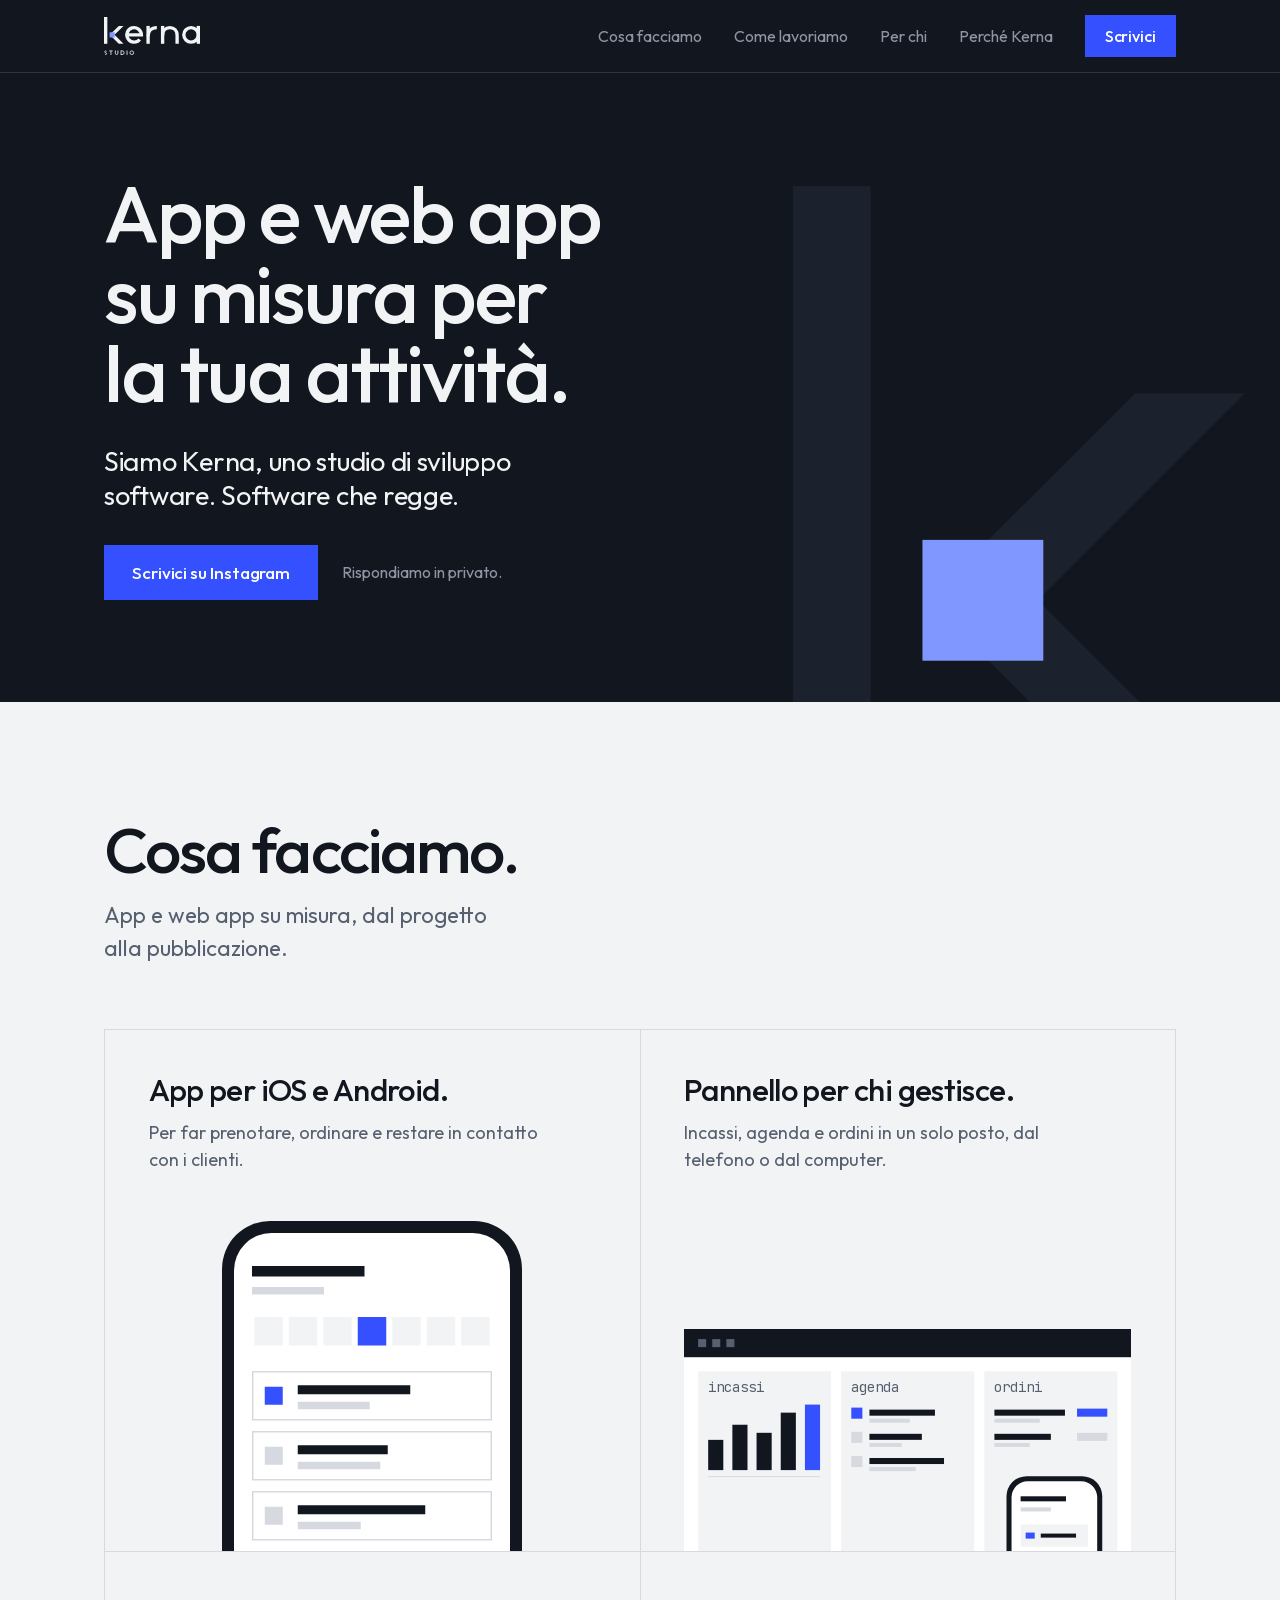
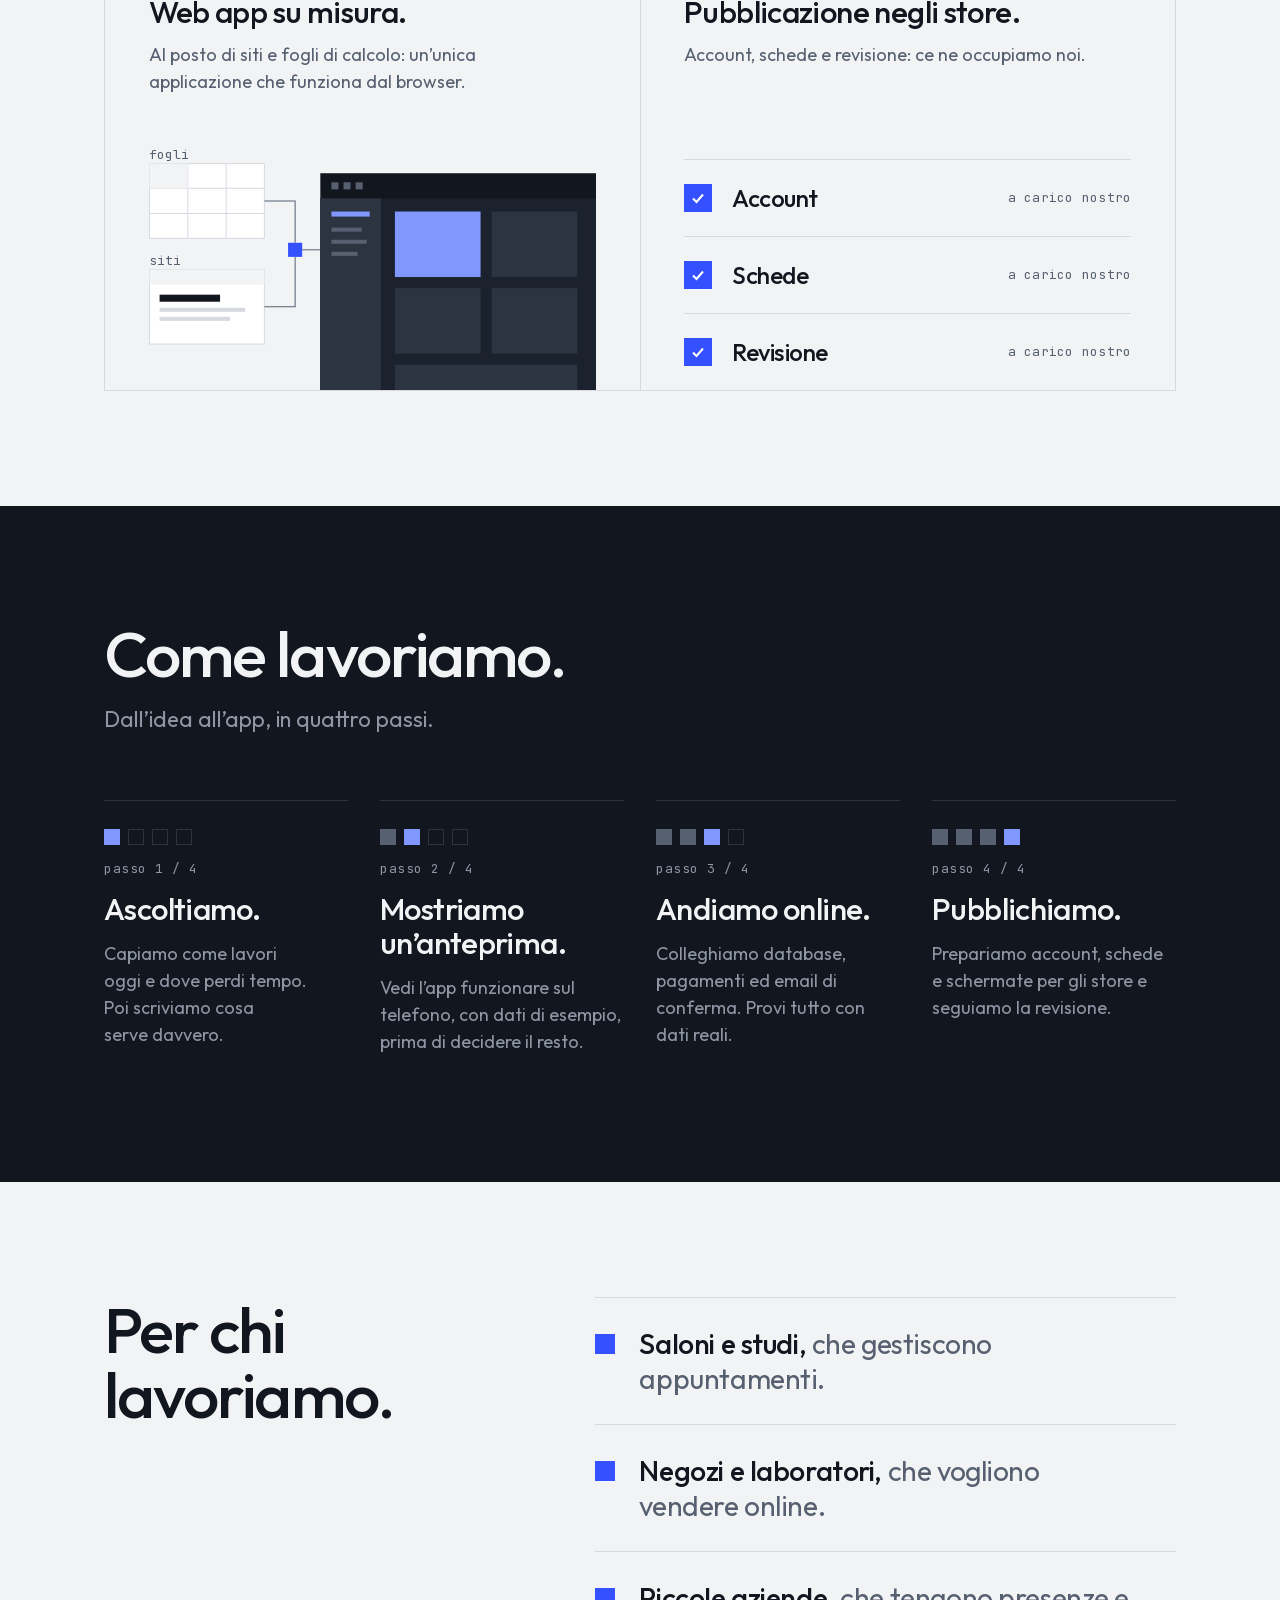
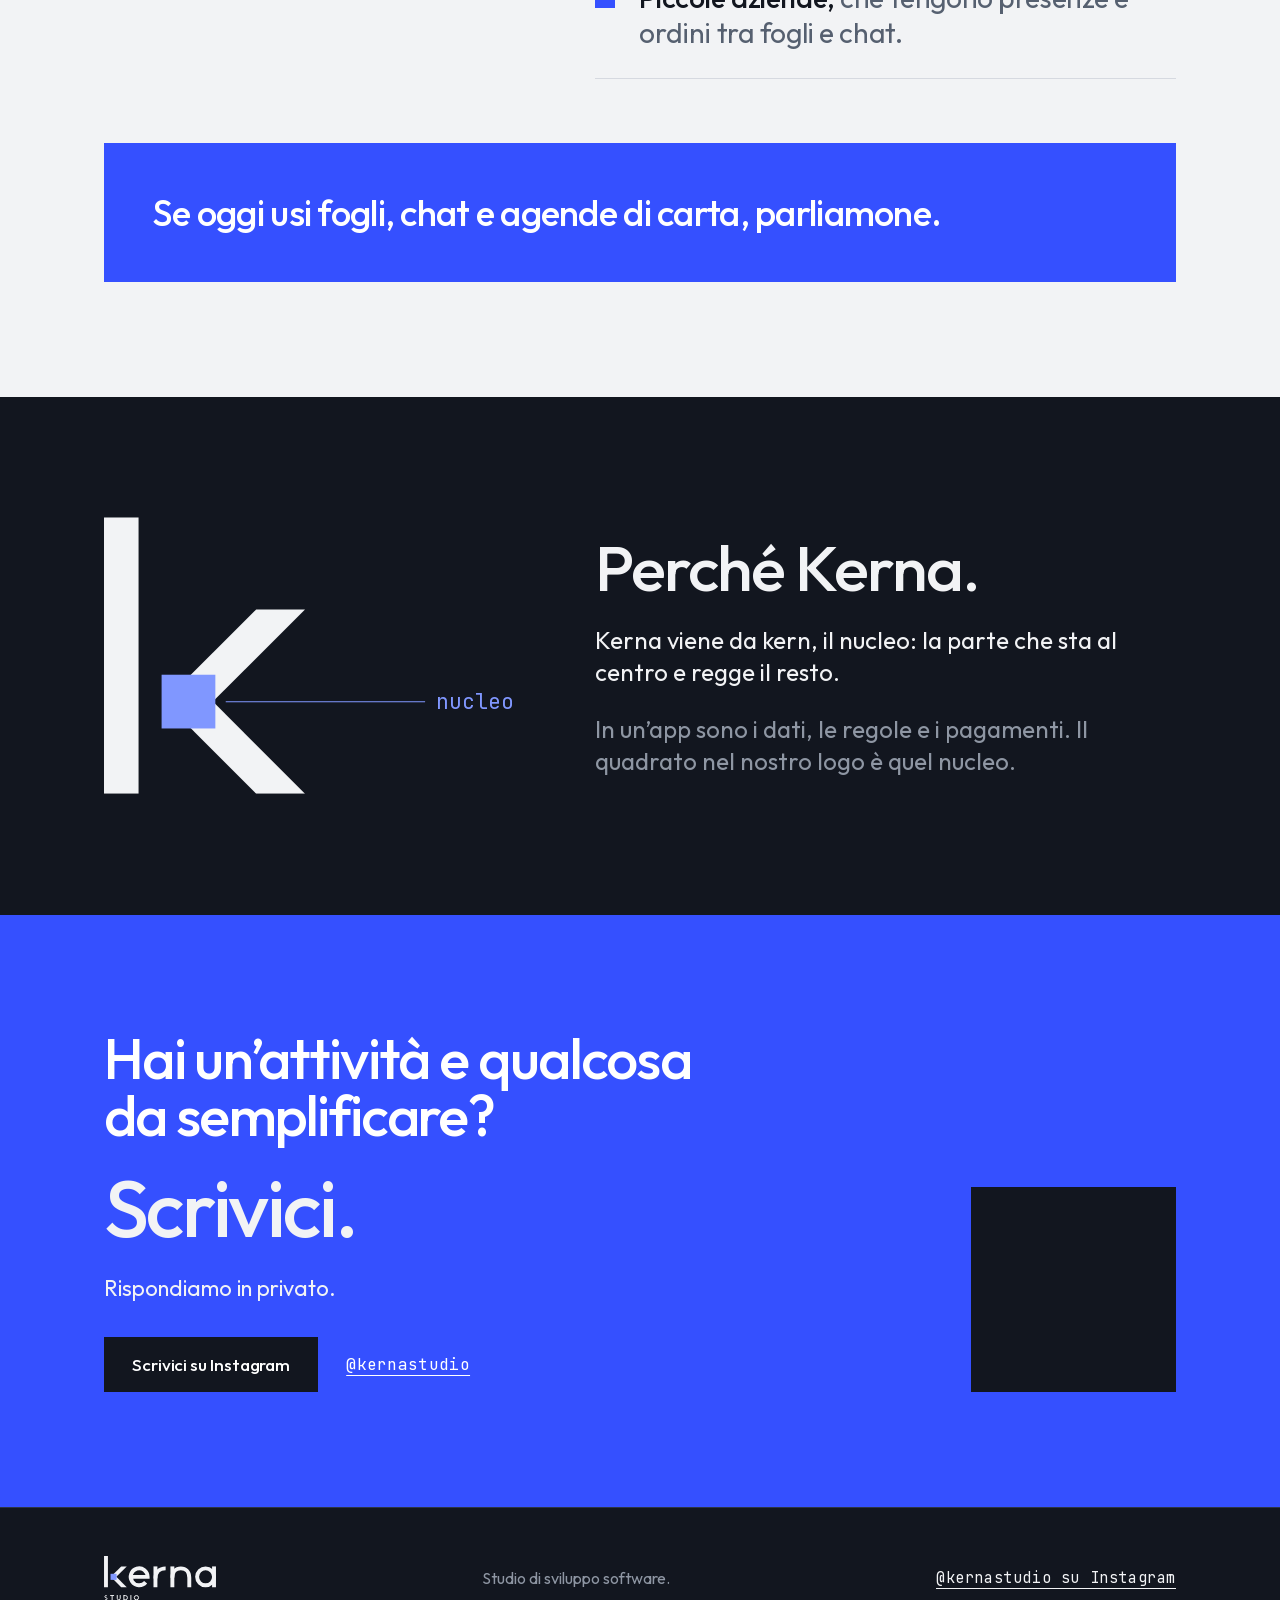
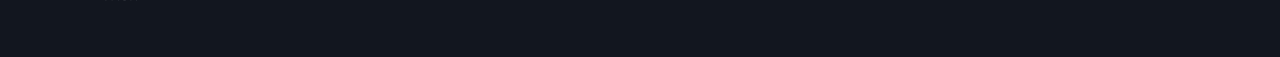
<file: index.html>
<!doctype html>
<html lang="it">
<head>
<meta charset="utf-8">
<meta name="viewport" content="width=device-width, initial-scale=1">
<title>Kerna Studio · Sviluppo software</title>
<meta name="description" content="Kerna Studio è uno studio di sviluppo software. Costruiamo app e web app su misura per la tua attività.">
<meta name="theme-color" content="#12161F">
<link rel="icon" href="favicon.svg" type="image/svg+xml">
<link rel="icon" href="favicon-32.png" sizes="32x32" type="image/png">
<link rel="apple-touch-icon" href="apple-touch-icon.png">
<meta property="og:type" content="website">
<meta property="og:locale" content="it_IT">
<meta property="og:site_name" content="Kerna Studio">
<meta property="og:title" content="Kerna Studio · Sviluppo software">
<meta property="og:description" content="Kerna Studio è uno studio di sviluppo software. Costruiamo app e web app su misura per la tua attività.">
<link rel="canonical" href="https://kernastudio.com/">
<meta property="og:url" content="https://kernastudio.com/">
<meta property="og:image" content="https://kernastudio.com/og.png">
<meta property="og:image:width" content="1200">
<meta property="og:image:height" content="630">
<meta name="twitter:card" content="summary_large_image">
<link rel="preload" href="fonts/outfit-400.woff" as="font" type="font/woff" crossorigin>
<link rel="preload" href="fonts/outfit-500.woff" as="font" type="font/woff" crossorigin>
<link rel="stylesheet" href="style.css">
</head>
<body>
<svg width="0" height="0" style="position:absolute" aria-hidden="true" focusable="false">
<symbol id="k" viewBox="0 0 52.36 72">
<rect x="0" y="0" width="9" height="72" fill="currentColor"/>
<polygon points="39.64,24 52.36,24 28.36,48 15.64,48" fill="currentColor"/>
<polygon points="39.64,72 52.36,72 28.36,48 15.64,48" fill="currentColor"/>
<rect x="15" y="41" width="14" height="14" style="fill:var(--nucleo,#8097FF)"/>
</symbol>
<symbol id="logo" viewBox="0 0 258 102">
<rect x="0" y="0" width="9" height="72" fill="currentColor"/>
<polygon points="39.64,24 52.36,24 28.36,48 15.64,48" fill="currentColor"/>
<polygon points="39.64,72 52.36,72 28.36,48 15.64,48" fill="currentColor"/>
<rect x="15" y="41" width="14" height="14" style="fill:var(--nucleo,#8097FF)"/>
<path transform="translate(57 0)" d="M4.5 48H43.5A19.5 19.5 0 1 0 38.94 60.53" fill="none" stroke="currentColor" stroke-width="9"/>
<g transform="translate(114 0)"><rect x="0" y="24" width="9" height="48" fill="currentColor"/><path d="M4.5 52C4.5 38.5 12.5 28.5 28 28.5" fill="none" stroke="currentColor" stroke-width="9"/></g>
<g transform="translate(153 0)"><rect x="0" y="24" width="9" height="48" fill="currentColor"/><path d="M4.5 50C4.5 36 12.5 28.5 24 28.5C35.5 28.5 43.5 36 43.5 50V72" fill="none" stroke="currentColor" stroke-width="9"/></g>
<g transform="translate(210 0)"><circle cx="24" cy="48" r="19.5" fill="none" stroke="currentColor" stroke-width="9"/><rect x="39" y="24" width="9" height="48" fill="currentColor"/></g>
<g transform="translate(0 90)">
<g transform="translate(0 0)"><path d="M6.62 2.33A2.45 2.45 0 1 0 4.5 6A2.45 2.45 0 1 1 2.38 9.675" fill="none" stroke="currentColor" stroke-width="2.2"/></g>
<g transform="translate(14.2 0)"><path d="M0 1.1H9M4.5 1.1V12" fill="none" stroke="currentColor" stroke-width="2.2"/></g>
<g transform="translate(29.4 0)"><path d="M1.1 0V7.5A3.4 3.4 0 0 0 7.9 7.5V0" fill="none" stroke="currentColor" stroke-width="2.2"/></g>
<g transform="translate(44.6 0)"><path d="M1.1 0V12M1.1 1.1H4.5A4.9 4.9 0 0 1 4.5 10.9H1.1" fill="none" stroke="currentColor" stroke-width="2.2"/></g>
<g transform="translate(60.8 0)"><path d="M1.1 0V12" fill="none" stroke="currentColor" stroke-width="2.2"/></g>
<g transform="translate(69.2 0)"><circle cx="5.5" cy="6" r="4.9" fill="none" stroke="currentColor" stroke-width="2.2"/></g>
</g>
</symbol>
</svg>

<header class="top">
<div class="wrap bar">
<a class="brand" href="#inizio" aria-label="Kerna Studio, torna all’inizio"><svg viewBox="0 0 258 102" aria-hidden="true"><use href="#logo"/></svg></a>
<nav class="nav" aria-label="Sezioni">
<a href="#servizi">Cosa facciamo</a>
<a href="#metodo">Come lavoriamo</a>
<a href="#per-chi">Per chi</a>
<a href="#perche">Perché Kerna</a>
</nav>
<a class="btn btn-sm" href="https://ig.me/m/kernastudio" target="_blank" rel="noopener">Scrivici</a>
</div>
</header>

<main id="inizio">

<section class="hero dark" aria-labelledby="t-hero">
<div class="wrap hero-grid">
<div class="hero-copy">
<h1 id="t-hero">App e web app su misura per la tua attività.</h1>
<p class="lead">Siamo Kerna, uno studio di sviluppo software. Software che regge.</p>
<div class="actions">
<a class="btn" href="https://ig.me/m/kernastudio" target="_blank" rel="noopener">Scrivici su Instagram</a>
<span class="note">Rispondiamo in privato.</span>
</div>
</div>
<div class="hero-fig" aria-hidden="true"><svg viewBox="0 0 52.36 72"><use href="#k"/></svg></div>
</div>
</section>

<section id="servizi" class="light sec" aria-labelledby="t-servizi">
<div class="wrap">
<div class="sec-head">
<h2 id="t-servizi">Cosa facciamo.</h2>
<p class="sub">App e web app su misura, dal progetto alla pubblicazione.</p>
</div>
<div class="grid4">

<article class="svc">
<h3>App per iOS e Android.</h3>
<p>Per far prenotare, ordinare e restare in contatto con i clienti.</p>
<svg class="fig fig-phone" viewBox="0 0 400 440" aria-hidden="true">
<rect x="0" y="0" width="400" height="720" rx="64" fill="#12161F"/>
<rect x="16" y="16" width="368" height="720" rx="50" fill="#FFFFFF"/>
<rect x="40" y="60" width="150" height="14" fill="#12161F"/>
<rect x="40" y="88" width="96" height="10" fill="#D6D9E0"/>
<g fill="#F2F3F5"><rect x="43" y="128" width="38" height="38"/><rect x="89" y="128" width="38" height="38"/><rect x="135" y="128" width="38" height="38"/><rect x="181" y="128" width="38" height="38" fill="#3550FF"/><rect x="227" y="128" width="38" height="38"/><rect x="273" y="128" width="38" height="38"/><rect x="319" y="128" width="38" height="38"/></g>
<g fill="none" stroke="#D6D9E0" stroke-width="2"><rect x="41" y="201" width="318" height="64"/><rect x="41" y="281" width="318" height="64"/><rect x="41" y="361" width="318" height="64"/></g>
<rect x="57" y="221" width="24" height="24" fill="#3550FF"/><rect x="57" y="301" width="24" height="24" fill="#D6D9E0"/><rect x="57" y="381" width="24" height="24" fill="#D6D9E0"/>
<g fill="#12161F"><rect x="101" y="219" width="150" height="12"/><rect x="101" y="299" width="120" height="12"/><rect x="101" y="379" width="170" height="12"/></g>
<g fill="#D6D9E0"><rect x="101" y="241" width="96" height="10"/><rect x="101" y="321" width="110" height="10"/><rect x="101" y="401" width="84" height="10"/></g>
</svg>
</article>

<article class="svc">
<h3>Pannello per chi gestisce.</h3>
<p>Incassi, agenda e ordini in un solo posto, dal telefono o dal computer.</p>
<svg class="fig fig-wide" viewBox="0 0 888 440" aria-hidden="true">
<rect x="0" y="0" width="888" height="700" fill="#12161F"/>
<rect x="28" y="20" width="16" height="16" fill="#566070"/><rect x="56" y="20" width="16" height="16" fill="#566070"/><rect x="84" y="20" width="16" height="16" fill="#566070"/>
<rect x="0" y="56" width="888" height="700" fill="#FFFFFF"/>
<rect x="28" y="84" width="264" height="700" fill="#F2F3F5"/><rect x="312" y="84" width="264" height="700" fill="#F2F3F5"/><rect x="596" y="84" width="264" height="700" fill="#F2F3F5"/>
<g font-family="'JetBrains Mono', ui-monospace, monospace" font-size="28" fill="#566070"><text x="48" y="126">incassi</text><text x="332" y="126">agenda</text><text x="616" y="126">ordini</text></g>
<g fill="#12161F"><rect x="48" y="220" width="30" height="60"/><rect x="96" y="190" width="30" height="90"/><rect x="144" y="206" width="30" height="74"/><rect x="192" y="166" width="30" height="114"/></g>
<rect x="240" y="150" width="30" height="130" fill="#3550FF"/>
<rect x="48" y="292" width="222" height="2" fill="#D6D9E0"/>
<rect x="332" y="156" width="22" height="22" fill="#3550FF"/><rect x="332" y="204" width="22" height="22" fill="#D6D9E0"/><rect x="332" y="252" width="22" height="22" fill="#D6D9E0"/>
<g fill="#12161F"><rect x="368" y="160" width="130" height="12"/><rect x="368" y="208" width="104" height="12"/><rect x="368" y="256" width="148" height="12"/></g>
<g fill="#D6D9E0"><rect x="368" y="178" width="80" height="8"/><rect x="368" y="226" width="64" height="8"/><rect x="368" y="274" width="92" height="8"/></g>
<g fill="#12161F"><rect x="616" y="160" width="140" height="12"/><rect x="616" y="208" width="112" height="12"/></g>
<g fill="#D6D9E0"><rect x="616" y="178" width="90" height="8"/><rect x="616" y="226" width="70" height="8"/></g>
<rect x="780" y="158" width="60" height="16" fill="#3550FF"/><rect x="780" y="206" width="60" height="16" fill="#D6D9E0"/>
<g transform="translate(640 292)">
<rect x="-8" y="-8" width="206" height="700" rx="46" fill="#F2F3F5"/>
<rect x="0" y="0" width="190" height="700" rx="40" fill="#12161F"/>
<rect x="10" y="10" width="170" height="700" rx="32" fill="#FFFFFF"/>
<rect x="28" y="40" width="90" height="10" fill="#12161F"/><rect x="28" y="62" width="60" height="8" fill="#D6D9E0"/>
<rect x="28" y="96" width="134" height="44" fill="#F2F3F5"/><rect x="38" y="112" width="18" height="12" fill="#3550FF"/><rect x="68" y="114" width="70" height="8" fill="#12161F"/>
</g>
</svg>
</article>

<article class="svc">
<h3>Web app su misura.</h3>
<p>Al posto di siti e fogli di calcolo: un’unica applicazione che funziona dal browser.</p>
<svg class="fig fig-wide" viewBox="0 -20 888 490" aria-hidden="true">
<rect x="1" y="21" width="228" height="148" fill="#FFFFFF" stroke="#D6D9E0" stroke-width="2"/>
<g stroke="#D6D9E0" stroke-width="2"><path d="M1 70H229M1 120H229M77 21V169M153 21V169"/></g>
<rect x="1" y="21" width="76" height="49" fill="#F2F3F5"/>
<text x="0" y="12" font-family="'JetBrains Mono', ui-monospace, monospace" font-size="26" fill="#566070">fogli</text>
<rect x="1" y="231" width="228" height="148" fill="#FFFFFF" stroke="#D6D9E0" stroke-width="2"/>
<rect x="1" y="231" width="228" height="30" fill="#F2F3F5"/>
<rect x="21" y="281" width="120" height="14" fill="#12161F"/><rect x="21" y="307" width="170" height="8" fill="#D6D9E0"/><rect x="21" y="325" width="140" height="8" fill="#D6D9E0"/>
<text x="0" y="222" font-family="'JetBrains Mono', ui-monospace, monospace" font-size="26" fill="#566070">siti</text>
<g fill="none" stroke="#566070" stroke-width="2"><path d="M229 95H290V178"/><path d="M229 305H290V206"/><path d="M304 192H340"/></g>
<rect x="276" y="178" width="28" height="28" fill="#3550FF"/>
<rect x="340" y="40" width="548" height="500" fill="#12161F"/>
<rect x="362" y="58" width="14" height="14" fill="#566070"/><rect x="386" y="58" width="14" height="14" fill="#566070"/><rect x="410" y="58" width="14" height="14" fill="#566070"/>
<rect x="340" y="90" width="548" height="500" fill="#1B212D"/>
<rect x="340" y="90" width="120" height="500" fill="#2C3442"/>
<rect x="362" y="116" width="76" height="10" fill="#8097FF"/><rect x="362" y="148" width="60" height="8" fill="#566070"/><rect x="362" y="172" width="70" height="8" fill="#566070"/><rect x="362" y="196" width="52" height="8" fill="#566070"/>
<rect x="488" y="116" width="170" height="130" fill="#8097FF"/><rect x="680" y="116" width="170" height="130" fill="#2C3442"/>
<rect x="488" y="268" width="170" height="130" fill="#2C3442"/><rect x="680" y="268" width="170" height="130" fill="#2C3442"/>
<rect x="488" y="420" width="362" height="130" fill="#2C3442"/>
</svg>
</article>

<article class="svc">
<h3>Pubblicazione negli store.</h3>
<p>Account, schede e revisione: ce ne occupiamo noi.</p>
<ul class="checks">
<li><span class="box"><svg width="16" height="16" viewBox="0 0 16 16" aria-hidden="true"><path d="M3 8.5 6.5 12 13 4.5" fill="none" stroke="#fff" stroke-width="2"/></svg></span>Account<span class="mono">a carico nostro</span></li>
<li><span class="box"><svg width="16" height="16" viewBox="0 0 16 16" aria-hidden="true"><path d="M3 8.5 6.5 12 13 4.5" fill="none" stroke="#fff" stroke-width="2"/></svg></span>Schede<span class="mono">a carico nostro</span></li>
<li><span class="box"><svg width="16" height="16" viewBox="0 0 16 16" aria-hidden="true"><path d="M3 8.5 6.5 12 13 4.5" fill="none" stroke="#fff" stroke-width="2"/></svg></span>Revisione<span class="mono">a carico nostro</span></li>
</ul>
</article>

</div>
</div>
</section>

<section id="metodo" class="dark sec" aria-labelledby="t-metodo">
<div class="wrap">
<div class="sec-head">
<h2 id="t-metodo">Come lavoriamo.</h2>
<p class="sub">Dall’idea all’app, in quattro passi.</p>
</div>
<ol class="steps">
<li>
<div class="marks" aria-hidden="true"><i class="now"></i><i></i><i></i><i></i></div>
<span class="mono">passo 1 / 4</span>
<h3>Ascoltiamo.</h3>
<p>Capiamo come lavori oggi e dove perdi tempo. Poi scriviamo cosa serve davvero.</p>
</li>
<li>
<div class="marks" aria-hidden="true"><i class="done"></i><i class="now"></i><i></i><i></i></div>
<span class="mono">passo 2 / 4</span>
<h3>Mostriamo un’anteprima.</h3>
<p>Vedi l’app funzionare sul telefono, con dati di esempio, prima di decidere il resto.</p>
</li>
<li>
<div class="marks" aria-hidden="true"><i class="done"></i><i class="done"></i><i class="now"></i><i></i></div>
<span class="mono">passo 3 / 4</span>
<h3>Andiamo online.</h3>
<p>Colleghiamo database, pagamenti ed email di conferma. Provi tutto con dati reali.</p>
</li>
<li>
<div class="marks" aria-hidden="true"><i class="done"></i><i class="done"></i><i class="done"></i><i class="now"></i></div>
<span class="mono">passo 4 / 4</span>
<h3>Pubblichiamo.</h3>
<p>Prepariamo account, schede e schermate per gli store e seguiamo la revisione.</p>
</li>
</ol>
</div>
</section>

<section id="per-chi" class="light sec" aria-labelledby="t-perchi">
<div class="wrap two">
<h2 id="t-perchi">Per chi lavoriamo.</h2>
<ul class="who">
<li><span class="sq" aria-hidden="true"></span><p><strong>Saloni e studi,</strong> che gestiscono appuntamenti.</p></li>
<li><span class="sq" aria-hidden="true"></span><p><strong>Negozi e laboratori,</strong> che vogliono vendere online.</p></li>
<li><span class="sq" aria-hidden="true"></span><p><strong>Piccole aziende,</strong> che tengono presenze e ordini tra fogli e chat.</p></li>
</ul>
</div>
<div class="wrap"><p class="band">Se oggi usi fogli, chat e agende di carta, parliamone.</p></div>
</section>

<section id="perche" class="dark sec" aria-labelledby="t-perche">
<div class="wrap two why">
<div class="why-copy">
<h2 id="t-perche">Perché Kerna.</h2>
<p>Kerna viene da kern, il nucleo: la parte che sta al centro e regge il resto.</p>
<p>In un’app sono i dati, le regole e i pagamenti. Il quadrato nel nostro logo è quel nucleo.</p>
</div>
<div class="why-fig">
<svg viewBox="0 0 780 540" role="img" aria-label="La k di Kerna, bianca su grafite, con un quadrato azzurro all’incrocio: il nucleo">
<g transform="translate(0 10) scale(7.222)"><use href="#k" width="52.36" height="72"/></g>
<path d="M229 357H604" fill="none" stroke="#8097FF" stroke-width="2"/>
<text x="624" y="370" font-family="'JetBrains Mono', ui-monospace, monospace" font-size="40" fill="#8097FF">nucleo</text>
</svg>
</div>
</div>
</section>

<section id="contatti" class="cta sec" aria-labelledby="t-contatti">
<div class="wrap cta-grid">
<div class="cta-copy">
<h2 id="t-contatti">Hai un’attività e qualcosa da semplificare?</h2>
<p class="big">Scrivici.</p>
<p>Rispondiamo in privato.</p>
<div class="actions">
<a class="btn btn-dark" href="https://ig.me/m/kernastudio" target="_blank" rel="noopener">Scrivici su Instagram</a>
<a class="handle" href="https://www.instagram.com/kernastudio/" target="_blank" rel="noopener">@kernastudio</a>
</div>
</div>
<div class="cta-sq" aria-hidden="true"></div>
</div>
</section>

</main>

<footer class="foot dark">
<div class="wrap foot-grid">
<span class="logo"><svg viewBox="0 0 258 102" role="img" aria-label="Kerna Studio"><use href="#logo"/></svg></span>
<p>Studio di sviluppo software.</p>
<a class="mono" href="https://www.instagram.com/kernastudio/" target="_blank" rel="noopener">@kernastudio su Instagram</a>
</div>
<!-- Qui vanno ragione sociale, partita IVA e sede legale: sono obbligatorie per legge sul sito di un'attività. -->
</footer>

</body>
</html>
</file>
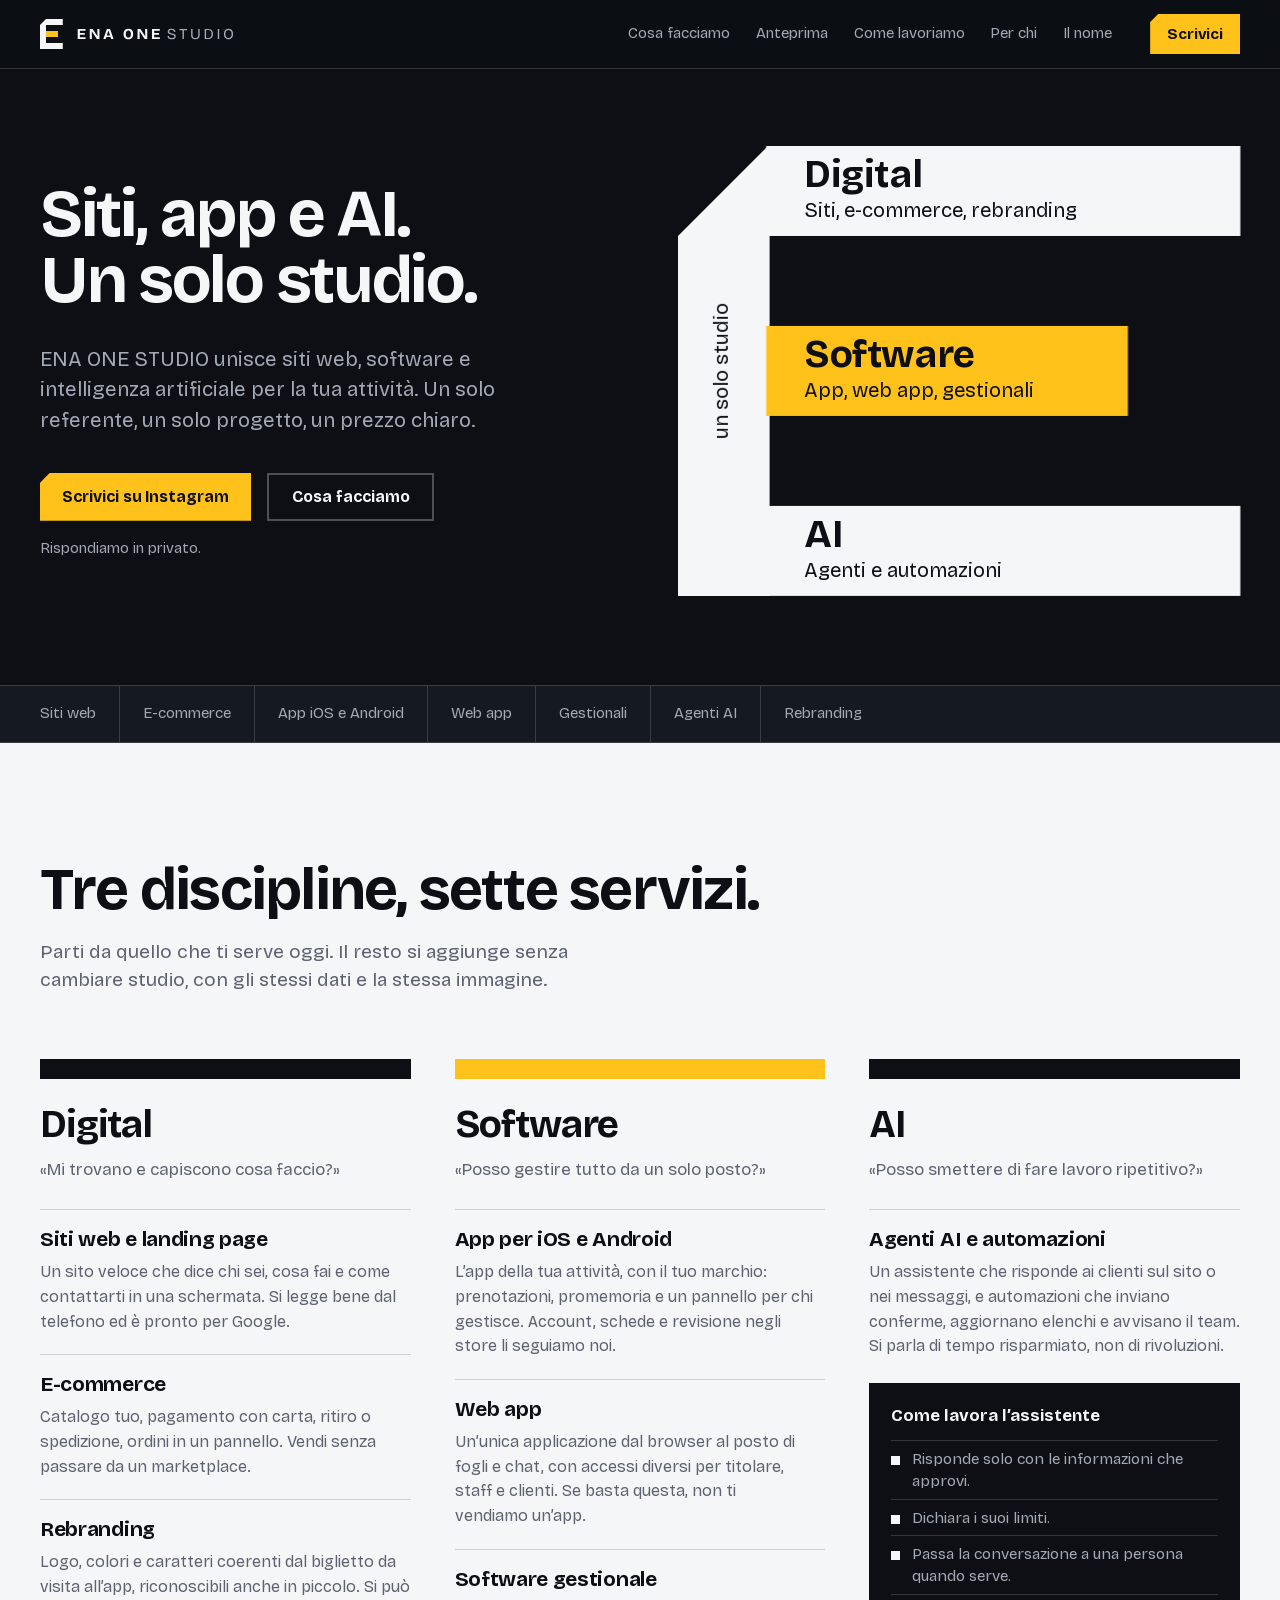
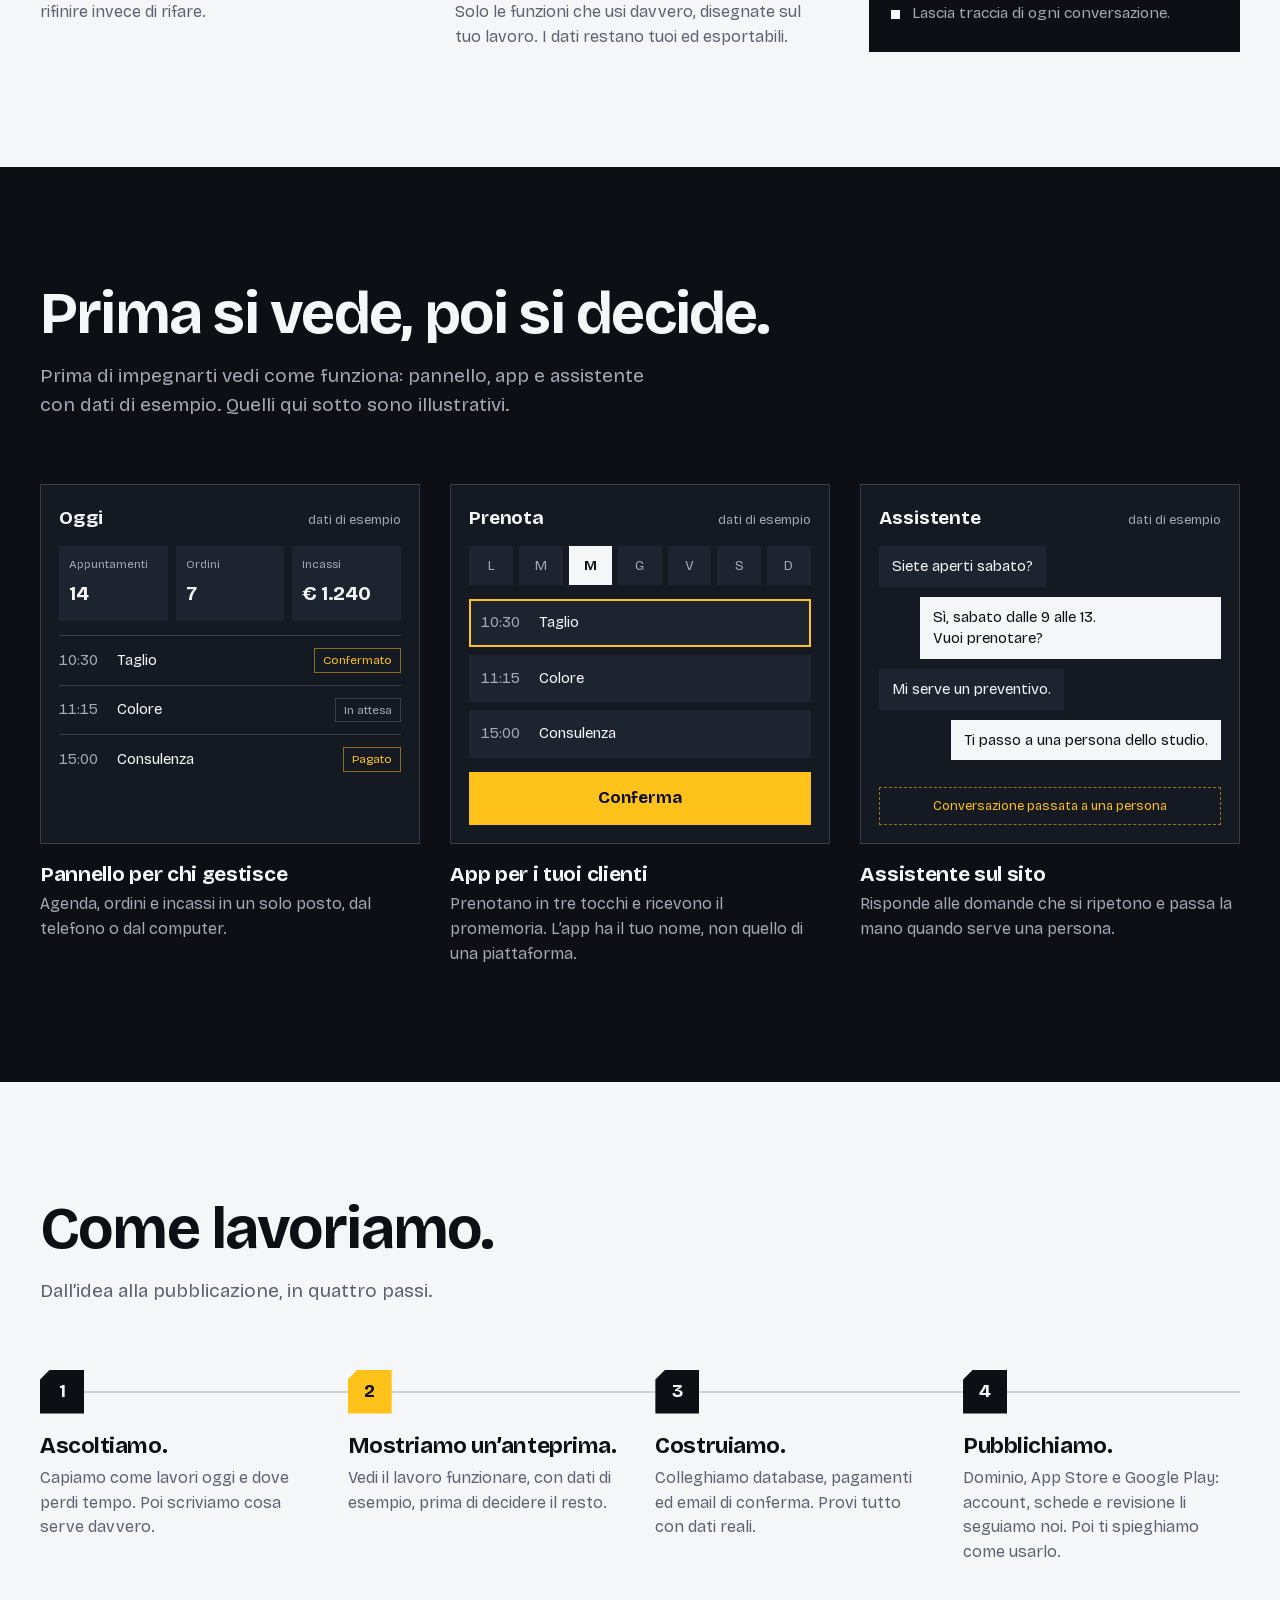
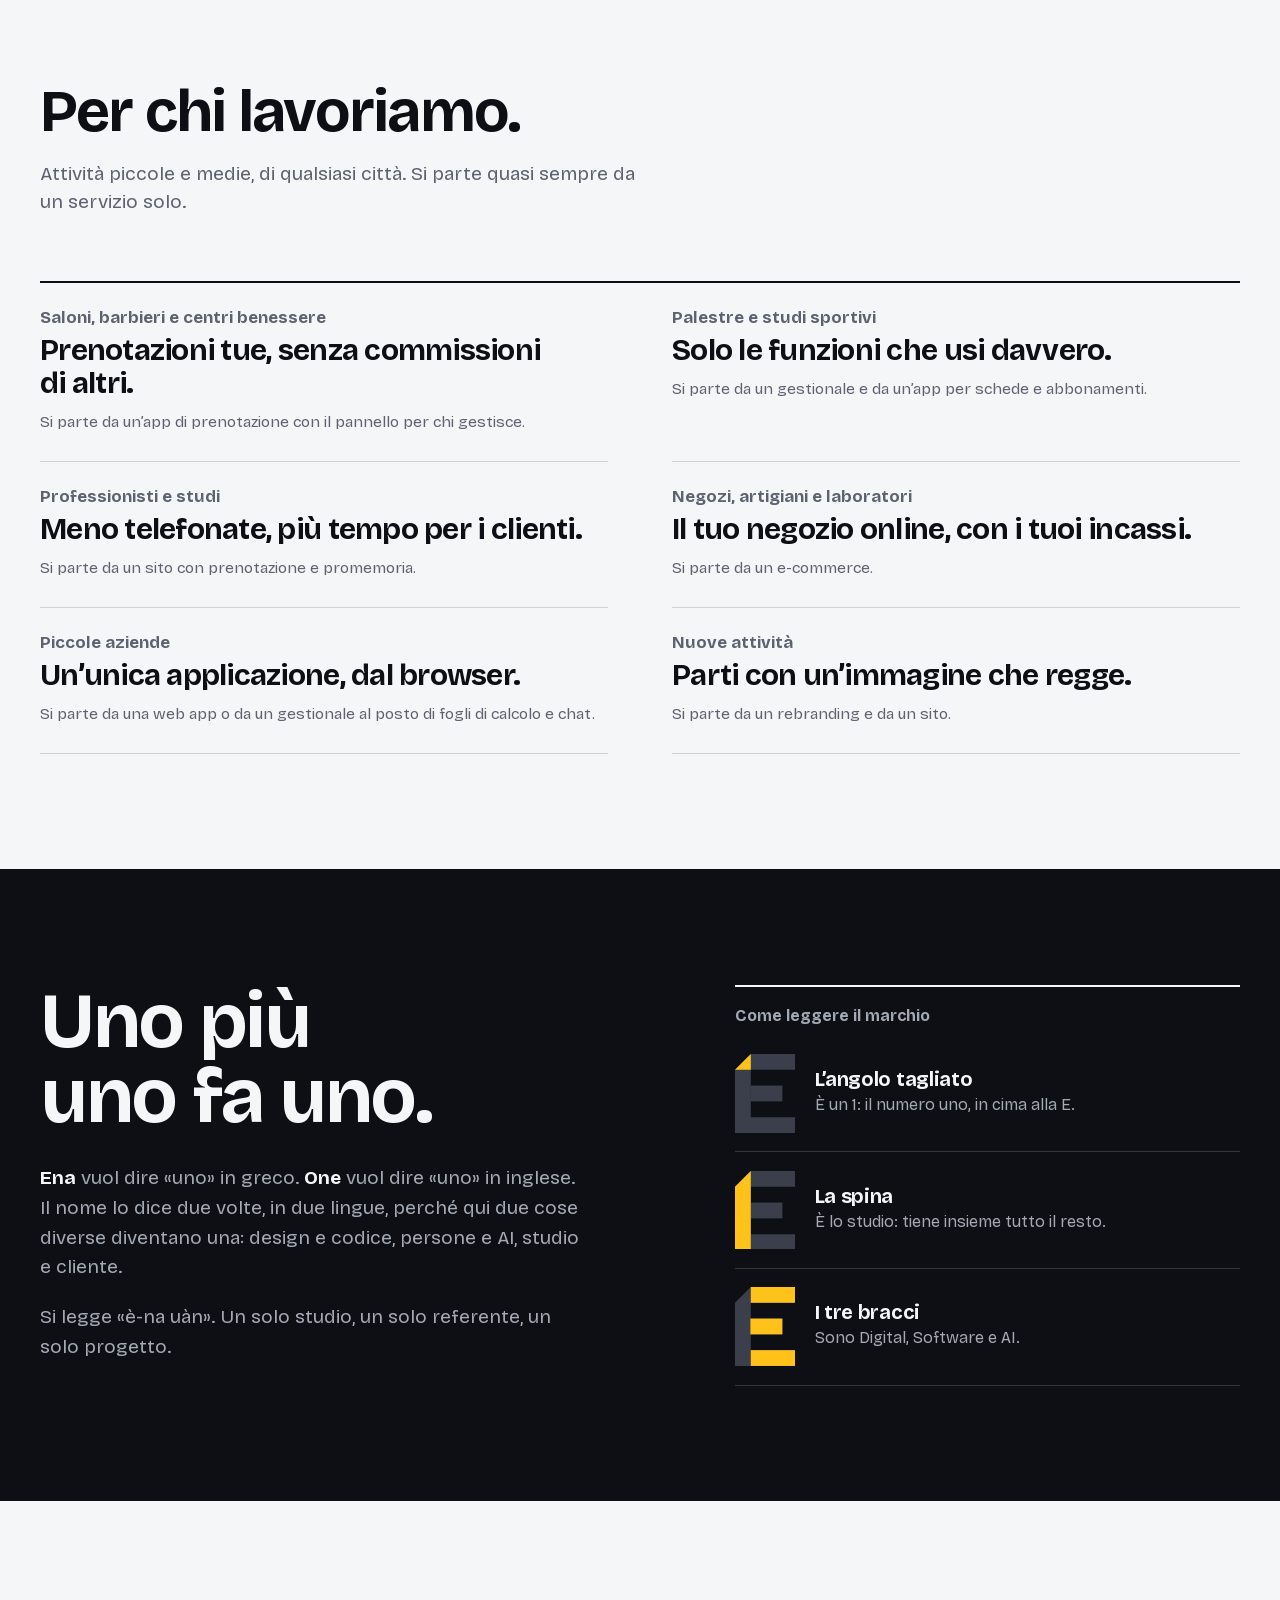
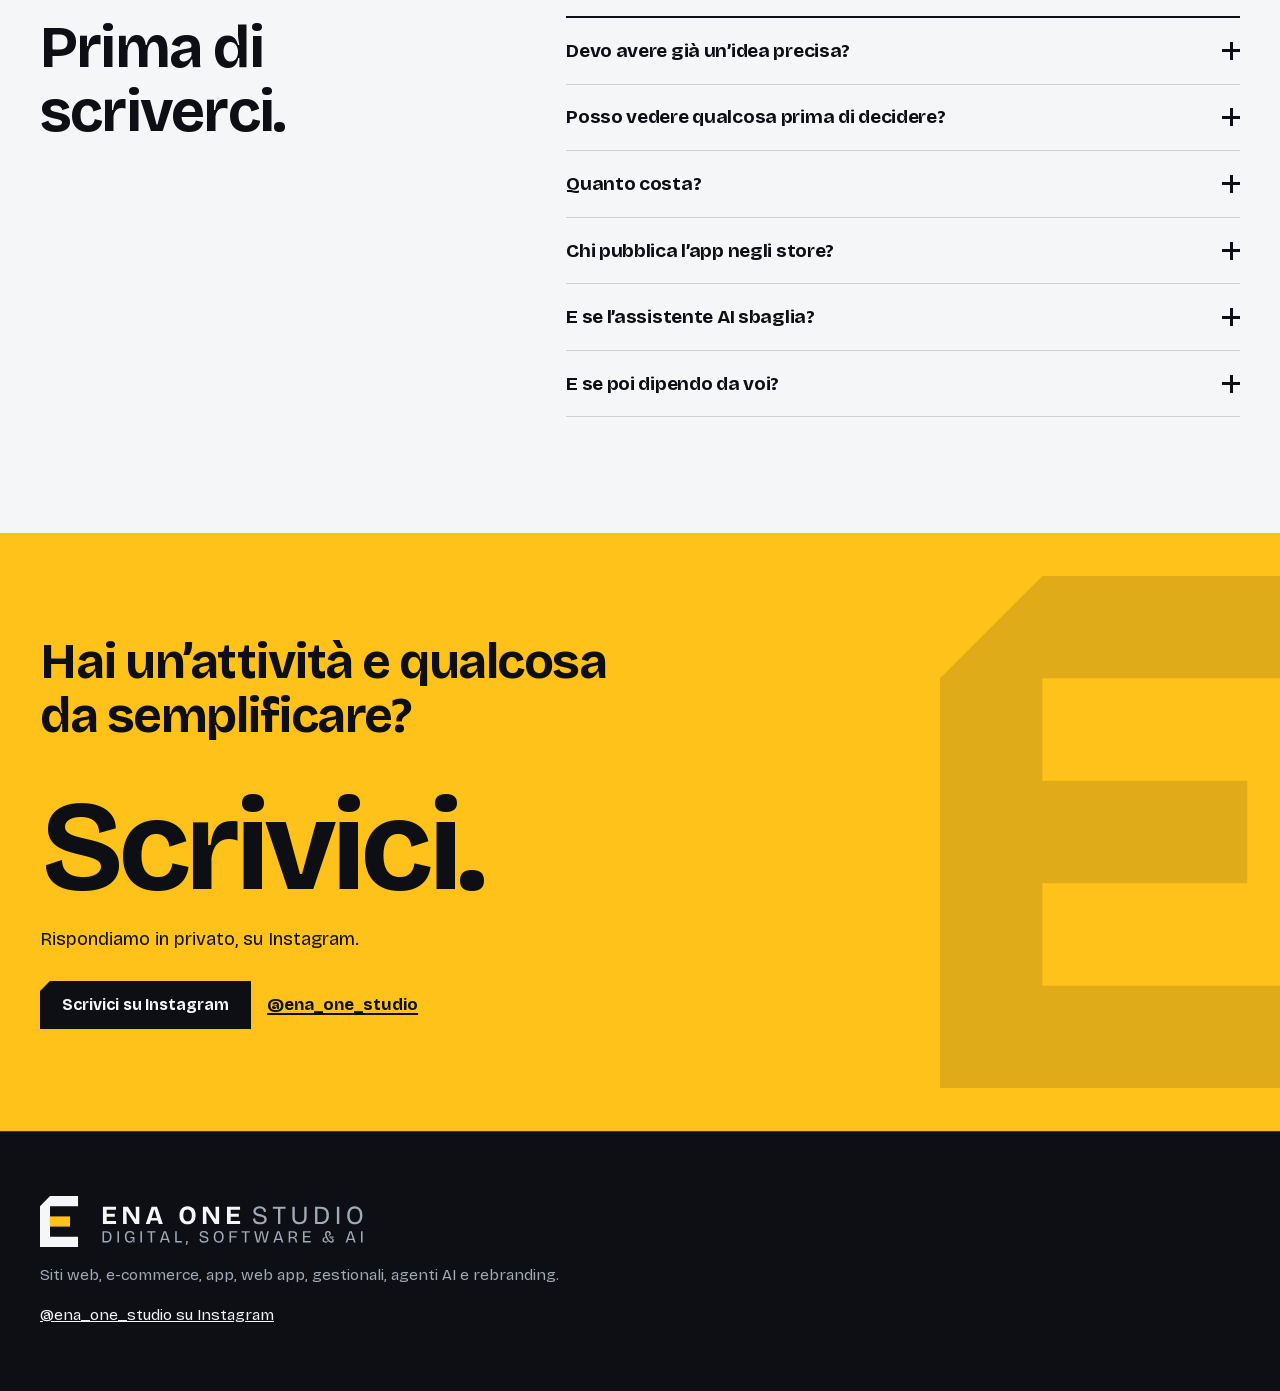
<file: public/index.html>
<!doctype html>
<html lang="it">
<head>
<meta charset="utf-8">
<meta name="viewport" content="width=device-width, initial-scale=1">
<title>ENA ONE STUDIO · Siti web, app e AI su misura</title>
<meta name="description" content="Siti web, e-commerce, app, web app, gestionali, agenti AI e rebranding. Un solo studio per tutto il digitale della tua attività.">
<meta name="theme-color" content="#0D0F14">
<link rel="icon" href="favicon.svg" type="image/svg+xml">
<link rel="icon" href="favicon-32.png" sizes="32x32" type="image/png">
<link rel="apple-touch-icon" href="apple-touch-icon.png">
<link rel="manifest" href="site.webmanifest">
<link rel="canonical" href="https://www.kernastudio.com/">
<meta property="og:type" content="website">
<meta property="og:locale" content="it_IT">
<meta property="og:site_name" content="ENA ONE STUDIO">
<meta property="og:title" content="ENA ONE STUDIO · Siti, app e AI. Un solo studio.">
<meta property="og:description" content="Siti web, e-commerce, app, web app, gestionali, agenti AI e rebranding. Un solo studio per tutto il digitale della tua attività.">
<meta property="og:url" content="https://www.kernastudio.com/">
<meta property="og:image" content="https://www.kernastudio.com/og.png">
<meta property="og:image:width" content="1200">
<meta property="og:image:height" content="630">
<meta property="og:image:alt" content="ENA ONE STUDIO, Digital, Software e AI. Siti, app e AI. Un solo studio.">
<meta name="twitter:card" content="summary_large_image">
<link rel="preload" href="fonts/bricolage-700.woff" as="font" type="font/woff" crossorigin>
<link rel="preload" href="fonts/bricolage-400.woff" as="font" type="font/woff" crossorigin>
<link rel="stylesheet" href="style.css">
<script type="application/ld+json">
{
  "@context": "https://schema.org",
  "@type": "ProfessionalService",
  "name": "ENA ONE STUDIO",
  "url": "https://www.kernastudio.com/",
  "logo": "https://www.kernastudio.com/favicon-512.png",
  "image": "https://www.kernastudio.com/og.png",
  "description": "Studio digitale che riunisce siti web, software e intelligenza artificiale per le attività: un solo referente, un solo progetto.",
  "slogan": "Siti, app e AI. Un solo studio.",
  "areaServed": { "@type": "Country", "name": "Italia" },
  "knowsLanguage": "it",
  "sameAs": ["https://www.instagram.com/ena_one_studio/"],
  "makesOffer": [
    { "@type": "Offer", "itemOffered": { "@type": "Service", "name": "Siti web e landing page" } },
    { "@type": "Offer", "itemOffered": { "@type": "Service", "name": "E-commerce" } },
    { "@type": "Offer", "itemOffered": { "@type": "Service", "name": "App per iOS e Android" } },
    { "@type": "Offer", "itemOffered": { "@type": "Service", "name": "Web app su misura" } },
    { "@type": "Offer", "itemOffered": { "@type": "Service", "name": "Software gestionale su misura" } },
    { "@type": "Offer", "itemOffered": { "@type": "Service", "name": "Agenti AI e automazioni" } },
    { "@type": "Offer", "itemOffered": { "@type": "Service", "name": "Rebranding" } }
  ]
}
</script>
<script type="application/ld+json">
{
  "@context": "https://schema.org",
  "@type": "FAQPage",
  "mainEntity": [
    { "@type": "Question", "name": "Devo avere già un’idea precisa?", "acceptedAnswer": { "@type": "Answer", "text": "No. Partiamo da come lavori oggi e da dove perdi tempo, poi scriviamo cosa serve davvero." } },
    { "@type": "Question", "name": "Posso vedere qualcosa prima di decidere?", "acceptedAnswer": { "@type": "Answer", "text": "Sì. Prima di impegnarti vedi un’anteprima del lavoro con dati di esempio: pannello, app o assistente funzionano davanti a te." } },
    { "@type": "Question", "name": "Quanto costa?", "acceptedAnswer": { "@type": "Answer", "text": "Dipende da cosa serve. Dopo il primo colloquio ricevi un preventivo scritto con prezzo e tempi, prima di iniziare." } },
    { "@type": "Question", "name": "Chi pubblica l’app negli store?", "acceptedAnswer": { "@type": "Answer", "text": "Lo seguiamo noi: account sviluppatore intestato a te, schede, schermate e revisione di App Store e Google Play." } },
    { "@type": "Question", "name": "E se l’assistente AI sbaglia?", "acceptedAnswer": { "@type": "Answer", "text": "Risponde solo con le informazioni che approvi, dichiara i suoi limiti e passa la conversazione a una persona. Ogni conversazione lascia traccia, così puoi controllarla." } },
    { "@type": "Question", "name": "E se poi dipendo da voi?", "acceptedAnswer": { "@type": "Answer", "text": "Documentazione e consegna di dati e codice si mettono per iscritto nel contratto, prima di iniziare." } }
  ]
}
</script>
</head>
<body>
<a class="skip" href="#contenuto">Vai al contenuto</a>

<header class="top">
<div class="wrap bar">
<a class="brand" href="#inizio" aria-label="ENA ONE STUDIO, torna all’inizio"><img src="img/ena-one-studio-orizzontale-scuro.svg" width="194" height="30" alt="ENA ONE STUDIO"></a>
<nav class="nav" aria-label="Sezioni">
<a href="#servizi">Cosa facciamo</a>
<a href="#anteprima">Anteprima</a>
<a href="#metodo">Come lavoriamo</a>
<a href="#per-chi">Per chi</a>
<a href="#nome">Il nome</a>
</nav>
<a class="btn btn-sm" href="https://ig.me/m/ena_one_studio" target="_blank" rel="noopener">Scrivici</a>
</div>
</header>

<main id="contenuto">

<section class="hero" id="inizio" aria-labelledby="t-hero">
<div class="wrap hero-grid">
<div class="hero-copy">
<h1 id="t-hero"><span>Siti, app e AI.</span> <span>Un solo studio.</span></h1>
<p class="lead">ENA ONE STUDIO unisce siti web, software e intelligenza artificiale per la tua attività. Un solo referente, un solo progetto, un prezzo chiaro.</p>
<div class="actions">
<a class="btn" href="https://ig.me/m/ena_one_studio" target="_blank" rel="noopener">Scrivici su Instagram</a>
<a class="btn btn-ghost" href="#servizi">Cosa facciamo</a>
</div>
<p class="note">Rispondiamo in privato.</p>
</div>

<figure class="e-fig">
<svg class="e" viewBox="0 0 125 100" role="img" aria-labelledby="e-t">
<title id="e-t">La E del marchio: tre bracci, Digital, Software e AI, uniti da una spina, un solo studio.</title>
<polygon class="e-spine" points="0,20 20,0 20.4,0 20.4,100 0,100" fill="#F5F6F8"/>
<g class="e-arm a1">
<rect x="19.6" y="0" width="105.4" height="20" fill="#F5F6F8"/>
<text x="28" y="9.2" class="t1">Digital</text>
<text x="28" y="15.7" class="t2">Siti, e-commerce, rebranding</text>
</g>
<g class="e-arm a2">
<rect x="19.6" y="40" width="80.4" height="20" fill="#FFC21A"/>
<text x="28" y="49.2" class="t1">Software</text>
<text x="28" y="55.7" class="t2">App, web app, gestionali</text>
</g>
<g class="e-arm a3">
<rect x="19.6" y="80" width="105.4" height="20" fill="#F5F6F8"/>
<text x="28" y="89.2" class="t1">AI</text>
<text x="28" y="95.7" class="t2">Agenti e automazioni</text>
</g>
<text class="t3" transform="translate(11.2 50) rotate(-90)" text-anchor="middle">un solo studio</text>
</svg>
</figure>
</div>
</section>

<div class="strip">
<ul class="wrap strip-list" aria-label="I sette servizi">
<li>Siti web</li>
<li>E-commerce</li>
<li>App iOS e Android</li>
<li>Web app</li>
<li>Gestionali</li>
<li>Agenti AI</li>
<li>Rebranding</li>
</ul>
</div>

<section id="servizi" class="sec sec-paper" aria-labelledby="t-servizi">
<div class="wrap">
<div class="sec-head">
<h2 id="t-servizi">Tre discipline, sette servizi.</h2>
<p class="sub">Parti da quello che ti serve oggi. Il resto si aggiunge senza cambiare studio, con gli stessi dati e la stessa immagine.</p>
</div>

<div class="disc-grid">

<section class="disc" aria-labelledby="d-digital">
<div class="disc-bar" aria-hidden="true"></div>
<h3 id="d-digital">Digital</h3>
<p class="disc-q">«Mi trovano e capiscono cosa faccio?»</p>
<article class="svc">
<h4>Siti web e landing page</h4>
<p>Un sito veloce che dice chi sei, cosa fai e come contattarti in una schermata. Si legge bene dal telefono ed è pronto per Google.</p>
</article>
<article class="svc">
<h4>E-commerce</h4>
<p>Catalogo tuo, pagamento con carta, ritiro o spedizione, ordini in un pannello. Vendi senza passare da un marketplace.</p>
</article>
<article class="svc">
<h4>Rebranding</h4>
<p>Logo, colori e caratteri coerenti dal biglietto da visita all’app, riconoscibili anche in piccolo. Si può rifinire invece di rifare.</p>
</article>
</section>

<section class="disc disc-mid" aria-labelledby="d-software">
<div class="disc-bar" aria-hidden="true"></div>
<h3 id="d-software">Software</h3>
<p class="disc-q">«Posso gestire tutto da un solo posto?»</p>
<article class="svc">
<h4>App per iOS e Android</h4>
<p>L’app della tua attività, con il tuo marchio: prenotazioni, promemoria e un pannello per chi gestisce. Account, schede e revisione negli store li seguiamo noi.</p>
</article>
<article class="svc">
<h4>Web app</h4>
<p>Un’unica applicazione dal browser al posto di fogli e chat, con accessi diversi per titolare, staff e clienti. Se basta questa, non ti vendiamo un’app.</p>
</article>
<article class="svc">
<h4>Software gestionale</h4>
<p>Solo le funzioni che usi davvero, disegnate sul tuo lavoro. I dati restano tuoi ed esportabili.</p>
</article>
</section>

<section class="disc" aria-labelledby="d-ai">
<div class="disc-bar" aria-hidden="true"></div>
<h3 id="d-ai">AI</h3>
<p class="disc-q">«Posso smettere di fare lavoro ripetitivo?»</p>
<article class="svc">
<h4>Agenti AI e automazioni</h4>
<p>Un assistente che risponde ai clienti sul sito o nei messaggi, e automazioni che inviano conferme, aggiornano elenchi e avvisano il team. Si parla di tempo risparmiato, non di rivoluzioni.</p>
</article>
<div class="rules">
<p class="rules-t">Come lavora l’assistente</p>
<ul>
<li>Risponde solo con le informazioni che approvi.</li>
<li>Dichiara i suoi limiti.</li>
<li>Passa la conversazione a una persona quando serve.</li>
<li>Lascia traccia di ogni conversazione.</li>
</ul>
</div>
</section>

</div>
</div>
</section>

<section id="anteprima" class="sec sec-ink" aria-labelledby="t-anteprima">
<div class="wrap">
<div class="sec-head">
<h2 id="t-anteprima">Prima si vede, poi si decide.</h2>
<p class="sub">Prima di impegnarti vedi come funziona: pannello, app e assistente con dati di esempio. Quelli qui sotto sono illustrativi.</p>
</div>

<div class="demo-grid">

<figure class="demo">
<div class="ui" aria-hidden="true">
<div class="ui-bar"><b>Oggi</b><span>dati di esempio</span></div>
<dl class="kpis">
<div><dt>Appuntamenti</dt><dd>14</dd></div>
<div><dt>Ordini</dt><dd>7</dd></div>
<div><dt>Incassi</dt><dd>€ 1.240</dd></div>
</dl>
<ul class="rows">
<li><time>10:30</time><span>Taglio</span><em class="ok">Confermato</em></li>
<li><time>11:15</time><span>Colore</span><em>In attesa</em></li>
<li><time>15:00</time><span>Consulenza</span><em class="ok">Pagato</em></li>
</ul>
</div>
<figcaption>
<h3>Pannello per chi gestisce</h3>
<p>Agenda, ordini e incassi in un solo posto, dal telefono o dal computer.</p>
</figcaption>
</figure>

<figure class="demo">
<div class="ui" aria-hidden="true">
<div class="ui-bar"><b>Prenota</b><span>dati di esempio</span></div>
<div class="days"><i>L</i><i>M</i><i class="on">M</i><i>G</i><i>V</i><i>S</i><i>D</i></div>
<ul class="slots">
<li class="on"><time>10:30</time><span>Taglio</span></li>
<li><time>11:15</time><span>Colore</span></li>
<li><time>15:00</time><span>Consulenza</span></li>
</ul>
<span class="pbtn">Conferma</span>
</div>
<figcaption>
<h3>App per i tuoi clienti</h3>
<p>Prenotano in tre tocchi e ricevono il promemoria. L’app ha il tuo nome, non quello di una piattaforma.</p>
</figcaption>
</figure>

<figure class="demo">
<div class="ui" aria-hidden="true">
<div class="ui-bar"><b>Assistente</b><span>dati di esempio</span></div>
<div class="chat">
<p class="msg c">Siete aperti sabato?</p>
<p class="msg a">Sì, sabato dalle 9 alle 13. Vuoi prenotare?</p>
<p class="msg c">Mi serve un preventivo.</p>
<p class="msg a">Ti passo a una persona dello studio.</p>
<span class="handoff">Conversazione passata a una persona</span>
</div>
</div>
<figcaption>
<h3>Assistente sul sito</h3>
<p>Risponde alle domande che si ripetono e passa la mano quando serve una persona.</p>
</figcaption>
</figure>

</div>
</div>
</section>

<section id="metodo" class="sec sec-paper" aria-labelledby="t-metodo">
<div class="wrap">
<div class="sec-head">
<h2 id="t-metodo">Come lavoriamo.</h2>
<p class="sub">Dall’idea alla pubblicazione, in quattro passi.</p>
</div>
<ol class="steps">
<li>
<span class="node" aria-hidden="true">1</span>
<h3>Ascoltiamo.</h3>
<p>Capiamo come lavori oggi e dove perdi tempo. Poi scriviamo cosa serve davvero.</p>
</li>
<li class="hl">
<span class="node" aria-hidden="true">2</span>
<h3>Mostriamo un’anteprima.</h3>
<p>Vedi il lavoro funzionare, con dati di esempio, prima di decidere il resto.</p>
</li>
<li>
<span class="node" aria-hidden="true">3</span>
<h3>Costruiamo.</h3>
<p>Colleghiamo database, pagamenti ed email di conferma. Provi tutto con dati reali.</p>
</li>
<li>
<span class="node" aria-hidden="true">4</span>
<h3>Pubblichiamo.</h3>
<p>Dominio, App Store e Google Play: account, schede e revisione li seguiamo noi. Poi ti spieghiamo come usarlo.</p>
</li>
</ol>
</div>
</section>

<section id="per-chi" class="sec sec-paper sec-tight" aria-labelledby="t-perchi">
<div class="wrap">
<div class="sec-head">
<h2 id="t-perchi">Per chi lavoriamo.</h2>
<p class="sub">Attività piccole e medie, di qualsiasi città. Si parte quasi sempre da un servizio solo.</p>
</div>
<ul class="who">
<li>
<h3>Saloni, barbieri e centri benessere</h3>
<p class="msg-l">Prenotazioni tue, senza commissioni di altri.</p>
<p class="from">Si parte da un’app di prenotazione con il pannello per chi gestisce.</p>
</li>
<li>
<h3>Palestre e studi sportivi</h3>
<p class="msg-l">Solo le funzioni che usi davvero.</p>
<p class="from">Si parte da un gestionale e da un’app per schede e abbonamenti.</p>
</li>
<li>
<h3>Professionisti e studi</h3>
<p class="msg-l">Meno telefonate, più tempo per i clienti.</p>
<p class="from">Si parte da un sito con prenotazione e promemoria.</p>
</li>
<li>
<h3>Negozi, artigiani e laboratori</h3>
<p class="msg-l">Il tuo negozio online, con i tuoi incassi.</p>
<p class="from">Si parte da un e-commerce.</p>
</li>
<li>
<h3>Piccole aziende</h3>
<p class="msg-l">Un’unica applicazione, dal browser.</p>
<p class="from">Si parte da una web app o da un gestionale al posto di fogli di calcolo e chat.</p>
</li>
<li>
<h3>Nuove attività</h3>
<p class="msg-l">Parti con un’immagine che regge.</p>
<p class="from">Si parte da un rebranding e da un sito.</p>
</li>
</ul>
</div>
</section>

<section id="nome" class="sec sec-ink" aria-labelledby="t-nome">
<div class="wrap name-grid">
<div class="name-copy">
<h2 id="t-nome">Uno più uno fa uno.</h2>
<p><strong>Ena</strong> vuol dire «uno» in greco. <strong>One</strong> vuol dire «uno» in inglese. Il nome lo dice due volte, in due lingue, perché qui due cose diverse diventano una: design e codice, persone e AI, studio e cliente.</p>
<p>Si legge «è-na uàn». Un solo studio, un solo referente, un solo progetto.</p>
</div>

<div class="mark-read">
<p class="mark-t">Come leggere il marchio</p>
<ul>
<li>
<svg viewBox="0 0 76 100" aria-hidden="true"><polygon points="0,20 20,0 76,0 76,20 20,20 20,80 76,80 76,100 0,100" fill="#3A3F4B"/><rect x="19.5" y="40" width="40.5" height="20" fill="#3A3F4B"/><polygon points="0,20 20,0 20,20" fill="#FFC21A"/></svg>
<div><h3>L’angolo tagliato</h3><p>È un 1: il numero uno, in cima alla E.</p></div>
</li>
<li>
<svg viewBox="0 0 76 100" aria-hidden="true"><polygon points="0,20 20,0 76,0 76,20 20,20 20,80 76,80 76,100 0,100" fill="#3A3F4B"/><rect x="19.5" y="40" width="40.5" height="20" fill="#3A3F4B"/><polygon points="0,20 20,0 20,100 0,100" fill="#FFC21A"/></svg>
<div><h3>La spina</h3><p>È lo studio: tiene insieme tutto il resto.</p></div>
</li>
<li>
<svg viewBox="0 0 76 100" aria-hidden="true"><polygon points="0,20 20,0 76,0 76,20 20,20 20,80 76,80 76,100 0,100" fill="#3A3F4B"/><rect x="19.5" y="40" width="40.5" height="20" fill="#3A3F4B"/><rect x="20" y="0" width="56" height="20" fill="#FFC21A"/><rect x="19.5" y="40" width="40.5" height="20" fill="#FFC21A"/><rect x="20" y="80" width="56" height="20" fill="#FFC21A"/></svg>
<div><h3>I tre bracci</h3><p>Sono Digital, Software e AI.</p></div>
</li>
</ul>
</div>
</div>
</section>

<section id="domande" class="sec sec-paper" aria-labelledby="t-domande">
<div class="wrap two">
<h2 id="t-domande">Prima di scriverci.</h2>
<div class="faq">
<details>
<summary>Devo avere già un’idea precisa?</summary>
<p>No. Partiamo da come lavori oggi e da dove perdi tempo, poi scriviamo cosa serve davvero.</p>
</details>
<details>
<summary>Posso vedere qualcosa prima di decidere?</summary>
<p>Sì. Prima di impegnarti vedi un’anteprima del lavoro con dati di esempio: pannello, app o assistente funzionano davanti a te.</p>
</details>
<details>
<summary>Quanto costa?</summary>
<p>Dipende da cosa serve. Dopo il primo colloquio ricevi un preventivo scritto con prezzo e tempi, prima di iniziare.</p>
</details>
<details>
<summary>Chi pubblica l’app negli store?</summary>
<p>Lo seguiamo noi: account sviluppatore intestato a te, schede, schermate e revisione di App Store e Google Play.</p>
</details>
<details>
<summary>E se l’assistente AI sbaglia?</summary>
<p>Risponde solo con le informazioni che approvi, dichiara i suoi limiti e passa la conversazione a una persona. Ogni conversazione lascia traccia, così puoi controllarla.</p>
</details>
<details>
<summary>E se poi dipendo da voi?</summary>
<p>Documentazione e consegna di dati e codice si mettono per iscritto nel contratto, prima di iniziare.</p>
</details>
</div>
</div>
</section>

<section id="contatti" class="cta" aria-labelledby="t-contatti">
<div class="wrap">
<div class="cta-panel">
<svg class="cta-e" viewBox="0 0 76 100" aria-hidden="true"><polygon points="0,20 20,0 76,0 76,20 20,20 20,80 76,80 76,100 0,100" fill="#0D0F14"/><rect x="19.5" y="40" width="40.5" height="20" fill="#0D0F14"/></svg>
<div class="cta-copy">
<h2 id="t-contatti">Hai un’attività e qualcosa da semplificare?</h2>
<p class="big">Scrivici.</p>
<p>Rispondiamo in privato, su Instagram.</p>
<div class="actions">
<a class="btn btn-dark" href="https://ig.me/m/ena_one_studio" target="_blank" rel="noopener">Scrivici su Instagram</a>
<a class="handle" href="https://www.instagram.com/ena_one_studio/" target="_blank" rel="noopener">@ena_one_studio</a>
</div>
</div>
</div>
</div>
</section>

</main>

<footer class="foot">
<div class="wrap foot-grid">
<img class="foot-logo" src="img/ena-one-studio-descrittore-scuro.svg" width="324" height="50" alt="ENA ONE STUDIO, Digital, Software e AI">
<p>Siti web, e-commerce, app, web app, gestionali, agenti AI e rebranding.</p>
<p class="foot-links"><a href="https://www.instagram.com/ena_one_studio/" target="_blank" rel="noopener">@ena_one_studio su Instagram</a></p>
</div>
<!-- Qui vanno ragione sociale, partita IVA e sede legale: sono obbligatorie per legge sul sito di un'attività. Se aggiungi moduli o strumenti di misura, serve anche l'informativa privacy. -->
</footer>

</body>
</html>
</file>
<file: style.css>
/* Kerna Studio · una pagina
   Layout: sezioni a tutta larghezza che alternano grafite e gesso (scuro, chiaro, scuro, chiaro, scuro), poi cobalto per il contatto.
   Le illustrazioni sbordano dal bordo della loro cella, come nei post. Un solo momento forte: la k grande in apertura. */
@font-face{font-family:'Outfit';font-weight:400;font-style:normal;font-display:swap;src:url(fonts/outfit-400.woff) format('woff')}
@font-face{font-family:'Outfit';font-weight:500;font-style:normal;font-display:swap;src:url(fonts/outfit-500.woff) format('woff')}
@font-face{font-family:'JetBrains Mono';font-weight:400;font-style:normal;font-display:swap;src:url(fonts/jetbrainsmono-400.woff) format('woff')}
@font-face{font-family:'JetBrains Mono';font-weight:500;font-style:normal;font-display:swap;src:url(fonts/jetbrainsmono-500.woff) format('woff')}

:root{
  --grafite:#12161F; --grafite-2:#1B212D; --grafite-3:#2C3442;
  --gesso:#F2F3F5; --bianco:#FFFFFF; --filetto:#D6D9E0;
  --acciaio:#566070; --nebbia:#8E96A3;
  --cobalto:#3550FF; --cobalto-hover:#2A43E6; --cobalto-chiaro:#8097FF;
  --display:'Outfit','Avenir Next','Segoe UI',system-ui,sans-serif;
  --mono:'JetBrains Mono',ui-monospace,'SFMono-Regular',Menlo,Consolas,monospace;
  --gutter:clamp(16px,5vw,72px);
  --max:1200px;
  --pad:clamp(64px,9vw,128px);
  color-scheme:light;
}
*,*::before,*::after{box-sizing:border-box}
html{-webkit-text-size-adjust:100%}
@media (prefers-reduced-motion:no-preference){html{scroll-behavior:smooth}}
body{margin:0;background:var(--grafite);color:var(--gesso);font-family:var(--display);font-size:1.125rem;line-height:1.5;font-weight:400;-webkit-font-smoothing:antialiased;text-rendering:optimizeLegibility}
svg{display:block}
a{color:inherit}
h1,h2,h3,p,ul,ol{margin:0}
ul,ol{padding:0;list-style:none}
:focus-visible{outline:3px solid var(--focus,var(--cobalto-chiaro));outline-offset:3px}

.wrap{max-width:var(--max);margin-inline:auto;padding-inline:var(--gutter)}
section[id]{scroll-margin-top:72px}

/* sezioni */
.dark{background:var(--grafite);color:var(--gesso);--focus:var(--cobalto-chiaro)}
.light{background:var(--gesso);color:var(--grafite);--focus:var(--cobalto)}
.sec{padding-block:var(--pad)}

h1,h2,h3{font-weight:500;letter-spacing:-0.03em;text-wrap:balance}
h1{font-size:clamp(2.5rem,6.2vw,5.5rem);line-height:1}
h2{font-size:clamp(2.25rem,5vw,4.25rem);line-height:1.02}
h3{font-size:clamp(1.5rem,2.4vw,2rem);line-height:1.1;letter-spacing:-0.02em}
p{text-wrap:pretty}
.mono{font-family:var(--mono);font-size:.8125rem;letter-spacing:.04em}

/* pulsanti */
.btn{display:inline-flex;align-items:center;justify-content:center;background:var(--cobalto);color:var(--bianco);font:500 1.0625rem/1 var(--display);letter-spacing:-0.005em;padding:19px 28px;text-decoration:none;border:0;cursor:pointer}
.btn:hover{background:var(--cobalto-hover)}
.btn-sm{padding:13px 20px;font-size:1rem}
.btn-dark{background:var(--grafite)}
.btn-dark:hover{background:var(--grafite-2)}

/* intestazione */
.top{position:sticky;top:env(safe-area-inset-top,0px);z-index:20;background:var(--grafite);border-bottom:1px solid var(--grafite-3);--focus:var(--cobalto-chiaro)}
.bar{display:flex;align-items:center;justify-content:space-between;gap:24px;min-height:72px}
.brand{display:block;color:var(--gesso);--nucleo:var(--cobalto-chiaro);line-height:0}
.brand svg{width:96px;height:auto}
.nav{display:flex;gap:32px;margin-left:auto;margin-right:8px}
.nav a{color:var(--nebbia);text-decoration:none;font-size:1rem}
.nav a:hover{color:var(--gesso)}
@media (max-width:900px){.nav{display:none}}

/* apertura */
.hero{position:relative;overflow:hidden;padding-top:clamp(48px,8vw,112px)}
.hero-grid{display:grid;grid-template-columns:minmax(0,1.25fr) minmax(0,.75fr);gap:32px 48px;align-items:end}
.hero-copy{display:flex;flex-direction:column;gap:32px;padding-bottom:clamp(56px,8vw,112px);max-width:46rem}
.hero .lead{font-size:clamp(1.25rem,2.1vw,1.75rem);line-height:1.25;color:var(--gesso);letter-spacing:-0.01em;max-width:30rem}
.hero .actions{display:flex;flex-wrap:wrap;align-items:center;gap:16px 24px}
.note{color:var(--nebbia);font-size:1rem}
.hero-fig{align-self:stretch;position:relative;min-height:380px;color:var(--grafite-2);--nucleo:var(--cobalto-chiaro)}
.hero-fig svg{position:absolute;right:-18%;top:2%;height:118%;width:auto;aspect-ratio:52.36/72}
@media (max-width:860px){
  .hero-grid{grid-template-columns:minmax(0,1fr)}
  .hero-copy{padding-bottom:40px}
  .hero-fig{min-height:300px}
  .hero-fig svg{right:-6%;top:0;height:115%}
}

/* cosa facciamo */
.sec-head{display:flex;flex-direction:column;gap:16px;max-width:44rem}
.sec-head .sub{font-size:clamp(1.125rem,1.8vw,1.375rem);color:var(--acciaio);max-width:34rem}
.dark .sec-head .sub{color:var(--nebbia)}
.grid4{display:grid;grid-template-columns:repeat(2,minmax(0,1fr));margin-top:clamp(40px,5vw,64px);border-top:1px solid var(--filetto);border-left:1px solid var(--filetto)}
.svc{display:flex;flex-direction:column;gap:12px;min-width:0;padding:clamp(24px,3.4vw,44px) clamp(20px,3.4vw,44px) 0;border-right:1px solid var(--filetto);border-bottom:1px solid var(--filetto);overflow:hidden}
.svc p{color:var(--acciaio);max-width:26rem}
.svc .fig{margin-top:auto;padding-top:36px;width:100%;height:auto;margin-inline:auto}
.svc .fig-phone{max-width:300px}
.svc .fig-wide{max-width:560px}
.checks{margin-top:auto;padding-top:36px}
.checks li{display:flex;align-items:center;gap:20px;padding:20px 0;border-top:1px solid var(--filetto);font-size:1.5rem;font-weight:500;letter-spacing:-0.02em;color:var(--grafite)}
.checks li:last-child{border-bottom:0}
.checks .box{flex:none;width:28px;height:28px;background:var(--cobalto);display:grid;place-items:center}
.checks .mono{margin-left:auto;font-weight:400;color:var(--acciaio);letter-spacing:.02em}
@media (max-width:860px){
  .grid4{grid-template-columns:minmax(0,1fr)}
}

/* come lavoriamo */
.steps{display:grid;grid-template-columns:repeat(4,minmax(0,1fr));gap:0 32px;margin-top:clamp(40px,5vw,64px)}
.steps li{display:flex;flex-direction:column;gap:14px;padding-top:28px;padding-bottom:12px;border-top:1px solid var(--grafite-3)}
.steps p{color:var(--nebbia)}
.marks{display:flex;gap:8px;align-items:center}
.marks i{width:16px;height:16px;border:1.5px solid var(--grafite-3);display:block}
.marks i.done{background:var(--acciaio);border-color:var(--acciaio)}
.marks i.now{background:var(--cobalto-chiaro);border-color:var(--cobalto-chiaro)}
.steps .mono{color:var(--nebbia)}
@media (max-width:1000px){.steps{grid-template-columns:repeat(2,minmax(0,1fr));gap:24px 32px}}
@media (max-width:560px){.steps{grid-template-columns:minmax(0,1fr)}}

/* per chi lavoriamo */
.two{display:grid;grid-template-columns:minmax(0,5fr) minmax(0,7fr);gap:40px clamp(40px,6vw,88px);align-items:start}
.who{border-top:1px solid var(--filetto)}
.who li{display:flex;align-items:flex-start;gap:24px;padding:28px 0;border-bottom:1px solid var(--filetto)}
.who .sq{flex:none;width:20px;height:20px;margin-top:.5rem;background:var(--cobalto)}
.who p{font-size:clamp(1.25rem,2.2vw,1.75rem);line-height:1.25;letter-spacing:-0.015em;color:var(--acciaio)}
.who strong{font-weight:500;color:var(--grafite)}
.band{margin-top:clamp(40px,5vw,64px);background:var(--cobalto);color:var(--bianco);padding:clamp(28px,4vw,48px);font-size:clamp(1.5rem,2.8vw,2.25rem);line-height:1.2;font-weight:500;letter-spacing:-0.02em;text-wrap:balance}
@media (max-width:860px){.two{grid-template-columns:minmax(0,1fr)}}

/* perché kerna */
.why{align-items:center}
.why-fig{color:var(--gesso);--nucleo:var(--cobalto-chiaro);order:-1}
.why-fig svg{width:100%;max-width:640px;height:auto}
.why-copy{display:flex;flex-direction:column;gap:24px;max-width:34rem}
.why-copy p{font-size:clamp(1.25rem,2vw,1.5rem);line-height:1.35;color:var(--gesso)}
.why-copy p+p{color:var(--nebbia)}
@media (max-width:860px){.why-fig{order:0}}

/* contatto */
.cta{background:var(--cobalto);color:var(--bianco);position:relative;overflow:hidden;--focus:var(--bianco)}
.cta-grid{display:grid;grid-template-columns:minmax(0,1fr) auto;gap:32px 48px;align-items:end}
.cta-copy{display:flex;flex-direction:column;gap:24px;max-width:46rem}
.cta h2{font-size:clamp(2rem,4.4vw,3.75rem)}
.cta .big{font-size:clamp(2.5rem,6.2vw,5.5rem);line-height:1;font-weight:500;letter-spacing:-0.03em}
.cta p{color:var(--gesso);font-size:clamp(1.125rem,1.8vw,1.375rem)}
.cta .actions{display:flex;flex-wrap:wrap;align-items:center;gap:16px 28px;margin-top:8px}
.handle{font-family:var(--mono);font-size:1rem;letter-spacing:.02em;color:var(--bianco);text-underline-offset:.3em}
.cta-sq{width:clamp(96px,16vw,220px);aspect-ratio:1;background:var(--grafite)}
@media (max-width:700px){.cta-grid{grid-template-columns:minmax(0,1fr)}.cta-sq{justify-self:end}}

/* piè di pagina */
.foot{padding-block:48px 56px;border-top:1px solid var(--grafite-3)}
.foot-grid{display:flex;flex-wrap:wrap;align-items:center;justify-content:space-between;gap:24px 48px}
.foot .logo{color:var(--gesso);--nucleo:var(--cobalto-chiaro)}
.foot .logo svg{width:112px;height:auto}
.foot p{color:var(--nebbia);font-size:1rem}
.foot a{color:var(--gesso);text-underline-offset:.3em}
.foot .mono{font-size:.9375rem}
</file>
<file: public/style.css>
/* ENA ONE STUDIO — sito di una pagina. Nessun framework, nessuno script. */

@font-face{font-family:"Bricolage Grotesque";src:url(fonts/bricolage-400.woff) format("woff");font-weight:400;font-style:normal;font-display:swap}
@font-face{font-family:"Bricolage Grotesque";src:url(fonts/bricolage-700.woff) format("woff");font-weight:700;font-style:normal;font-display:swap}

:root{
  --ink:#0D0F14;
  --ink-2:#151922;
  --ink-3:#1E2330;
  --paper:#F5F6F8;
  --white:#FFFFFF;
  --signal:#FFC21A;
  --slate:#5C6270;
  --slate-d:#A3A9B5;
  --line-l:rgba(13,15,20,.16);
  --line-d:rgba(245,246,248,.16);
  --gutter:clamp(16px,4vw,32px);
  --max:1200px;
  --pad:clamp(4rem,9vw,8rem);
  --font:"Bricolage Grotesque",ui-sans-serif,system-ui,-apple-system,"Segoe UI",Roboto,"Helvetica Neue",Arial,sans-serif;
  --cut:10px;
}

*,*::before,*::after{box-sizing:border-box}
html{-webkit-text-size-adjust:100%;scroll-behavior:smooth;scroll-padding-top:84px}
body{margin:0;background:var(--ink);color:var(--paper);font-family:var(--font);font-size:1.0625rem;line-height:1.55;font-weight:400;-webkit-font-smoothing:antialiased;text-rendering:optimizeLegibility}
img,svg{display:block;max-width:100%}
a{color:inherit}
h1,h2,h3,h4,p,ul,ol,dl,dd,figure{margin:0}
ul,ol{padding:0;list-style:none}
h1,h2,h3,h4{font-weight:700;letter-spacing:-.02em;line-height:1.08;text-wrap:balance}
p{text-wrap:pretty}

.wrap{width:100%;max-width:calc(var(--max) + 2*var(--gutter));margin-inline:auto;padding-inline:var(--gutter)}

.skip{position:absolute;left:-999px;top:8px;background:var(--signal);color:var(--ink);padding:.6em 1em;font-weight:700;z-index:100}
.skip:focus{left:8px}

:focus-visible{outline:3px solid var(--signal);outline-offset:3px}
.sec-paper :focus-visible,.cta :focus-visible{outline-color:var(--ink)}

/* ---------- Pulsanti: l'angolo tagliato del marchio ---------- */
.btn{display:inline-flex;align-items:center;justify-content:center;gap:.5em;min-height:48px;padding:.7em 1.4em;font:700 1rem/1.1 var(--font);letter-spacing:-.005em;text-decoration:none;background:var(--signal);color:var(--ink);border:0;cursor:pointer;
  clip-path:polygon(var(--cut) 0,100% 0,100% 100%,0 100%,0 var(--cut));transition:background-color .15s ease,color .15s ease}
.btn:hover{background:#FFD24D}
.btn:focus-visible{clip-path:none}
.btn-sm{min-height:40px;padding:.55em 1.1em;font-size:.95rem;--cut:8px}
.btn-ghost{background:transparent;color:var(--paper);border:2px solid rgba(245,246,248,.28);clip-path:none}
.btn-ghost:hover{background:rgba(245,246,248,.08);border-color:rgba(245,246,248,.5)}
.btn-dark{background:var(--ink);color:var(--paper)}
.btn-dark:hover{background:#232836}

/* ---------- Testata ---------- */
.top{position:sticky;top:0;z-index:50;background:rgba(13,15,20,.92);backdrop-filter:saturate(1.4) blur(10px);-webkit-backdrop-filter:saturate(1.4) blur(10px);border-bottom:1px solid var(--line-d)}
.bar{display:flex;align-items:center;gap:clamp(16px,3vw,40px);min-height:68px}
.brand{display:block;flex:none;line-height:0}
.brand img{height:30px;width:auto}
.nav{display:flex;gap:clamp(14px,2vw,28px);margin-left:auto;font-size:.95rem}
.nav a{text-decoration:none;color:var(--slate-d);padding:.4em 0;transition:color .15s}
.nav a:hover{color:var(--paper)}
.bar .btn{flex:none}

/* ---------- Apertura ---------- */
.hero{padding-block:clamp(2.5rem,6vw,5.5rem) clamp(3rem,7vw,6rem);overflow:hidden}
.hero-grid{display:grid;grid-template-columns:minmax(0,1.02fr) minmax(0,1fr);gap:clamp(2rem,5vw,5rem);align-items:center}
.hero h1{font-size:clamp(2.6rem,5.15vw,4.9rem);line-height:1;letter-spacing:-.035em}
.hero h1 span{display:block}
.lead{margin-top:clamp(1.25rem,2.4vw,2rem);max-width:34rem;font-size:clamp(1.1rem,1.6vw,1.3rem);line-height:1.5;color:var(--slate-d)}
.actions{display:flex;flex-wrap:wrap;gap:12px 16px;align-items:center;margin-top:clamp(1.5rem,3vw,2.25rem)}
.note{margin-top:1rem;font-size:.92rem;color:var(--slate-d)}

.e-fig{width:100%}
.e{width:100%;height:auto;overflow:visible}
.e text{font-family:var(--font);fill:var(--ink)}
.e .t1{font-weight:700;font-size:8.6px;letter-spacing:-.01em}
.e .t2{font-weight:400;font-size:4.5px}
.e .t3{font-weight:400;font-size:4.6px}

/* l'unico momento animato: la E si costruisce */
@media (prefers-reduced-motion:no-preference){
  .e-spine{animation:spine .5s cubic-bezier(.2,.7,.2,1) both}
  .e-arm rect{transform-box:fill-box;transform-origin:0 50%;animation:arm .75s cubic-bezier(.2,.7,.2,1) both}
  .e-arm.a1 rect{animation-delay:.25s}
  .e-arm.a2 rect{animation-delay:.4s}
  .e-arm.a3 rect{animation-delay:.55s}
  .e-arm text,.e .t3{animation:fade .5s ease both;animation-delay:.95s}
  @keyframes spine{from{clip-path:inset(0 0 100% 0)}to{clip-path:inset(0)}}
  @keyframes arm{from{transform:scaleX(0)}to{transform:scaleX(1)}}
  @keyframes fade{from{opacity:0}to{opacity:1}}
}

.strip{background:var(--ink-2);border-block:1px solid var(--line-d)}
.strip-list{display:flex;flex-wrap:wrap;gap:0;padding-block:0}
.strip-list li{padding:1rem clamp(.8rem,1.8vw,1.6rem);font-size:.95rem;color:var(--slate-d);border-left:1px solid var(--line-d);white-space:nowrap}
.strip-list li:first-child{border-left:0;padding-left:0}

/* ---------- Sezioni ---------- */
.sec{padding-block:var(--pad)}
.sec-tight{padding-top:0}
.sec-paper{background:var(--paper);color:var(--ink)}
.sec-ink{background:var(--ink);color:var(--paper)}
.sec-head{display:grid;gap:1rem;max-width:46rem;margin-bottom:clamp(2.25rem,5vw,4rem)}
.sec h2{font-size:clamp(2.1rem,4.6vw,3.7rem);letter-spacing:-.03em}
.sub{font-size:clamp(1.05rem,1.5vw,1.2rem);line-height:1.5;color:var(--slate);max-width:38rem}
.sec-ink .sub{color:var(--slate-d)}

/* ---------- Servizi: le tre discipline sono i tre bracci ---------- */
.disc-grid{display:grid;grid-template-columns:repeat(3,minmax(0,1fr));gap:clamp(2rem,3.4vw,3.5rem)}
.disc{display:flex;flex-direction:column;gap:1.25rem;min-width:0}
.disc-bar{height:20px;background:var(--ink);margin-bottom:.35rem}
.disc-mid .disc-bar{background:var(--signal)}
.disc h3{font-size:clamp(2rem,3vw,2.6rem);letter-spacing:-.03em;line-height:1}
.disc-q{color:var(--slate);font-size:1.05rem;margin-top:-.4rem;margin-bottom:.4rem}
.svc{border-top:1px solid var(--line-l);padding-top:1.1rem}
.svc h4{font-size:1.3rem;letter-spacing:-.015em;line-height:1.2;margin-bottom:.45rem}
.svc p{color:var(--slate);font-size:1rem;line-height:1.55}
.rules{background:var(--ink);color:var(--paper);padding:1.25rem 1.35rem 1.35rem;margin-top:.25rem}
.rules-t{font-weight:700;font-size:1.05rem;margin-bottom:.7rem}
.rules li{position:relative;padding:.4rem 0 .4rem 1.35rem;font-size:.97rem;line-height:1.45;color:var(--slate-d);border-top:1px solid var(--line-d)}
.rules li::before{content:"";position:absolute;left:0;top:.95em;width:.6em;height:.6em;background:var(--paper)}

/* ---------- Anteprima ---------- */
.demo-grid{display:grid;grid-template-columns:repeat(3,minmax(0,1fr));gap:clamp(1.25rem,2.4vw,2.25rem);align-items:start}
.demo{display:flex;flex-direction:column;gap:1.25rem;min-width:0}
.demo figcaption h3{font-size:1.3rem;letter-spacing:-.015em;margin-bottom:.4rem}
.demo figcaption p{color:var(--slate-d);font-size:1rem}
.ui{display:flex;flex-direction:column;gap:14px;min-height:360px;padding:18px;background:var(--ink-2);border:1px solid var(--line-d)}
.ui-bar{display:flex;justify-content:space-between;align-items:baseline;gap:12px}
.ui-bar b{font-size:1.2rem;letter-spacing:-.01em}
.ui-bar span{font-size:.8rem;color:var(--slate-d)}
.kpis{display:grid;grid-template-columns:repeat(3,1fr);gap:8px}
.kpis div{background:var(--ink-3);padding:10px 10px 12px;min-width:0}
.kpis dt{font-size:.72rem;color:var(--slate-d);overflow-wrap:anywhere}
.kpis dd{margin-top:4px;font-weight:700;font-size:1.25rem;letter-spacing:-.02em}
.rows{display:grid}
.rows li{display:grid;grid-template-columns:3rem minmax(0,1fr) auto;gap:10px;align-items:center;padding:12px 0;border-top:1px solid var(--line-d);font-size:.95rem}
.rows time,.slots time{color:var(--slate-d);font-variant-numeric:tabular-nums}
.rows em{font-style:normal;font-size:.75rem;padding:2px 8px;border:1px solid var(--line-d);color:var(--slate-d)}
.rows em.ok{color:var(--signal);border-color:rgba(255,194,26,.5)}
.days{display:grid;grid-template-columns:repeat(7,1fr);gap:6px}
.days i{font-style:normal;text-align:center;padding:9px 0;background:var(--ink-3);font-size:.85rem;color:var(--slate-d)}
.days i.on{background:var(--paper);color:var(--ink);font-weight:700}
.slots{display:grid;gap:8px}
.slots li{display:grid;grid-template-columns:3rem 1fr;gap:10px;padding:12px;background:var(--ink-3);font-size:.95rem}
.slots li.on{box-shadow:inset 0 0 0 2px var(--signal)}
.pbtn{margin-top:auto;background:var(--signal);color:var(--ink);text-align:center;padding:13px;font-weight:700}
.chat{display:flex;flex-direction:column;gap:10px;flex:1}
.msg{max-width:88%;padding:10px 13px;font-size:.93rem;line-height:1.4}
.msg.c{align-self:flex-start;background:var(--ink-3)}
.msg.a{align-self:flex-end;background:var(--paper);color:var(--ink)}
.handoff{margin-top:auto;font-size:.8rem;color:var(--signal);border:1px dashed rgba(255,194,26,.55);padding:8px 10px;text-align:center}

/* ---------- Metodo (sequenza vera: i numeri servono) ---------- */
.steps{display:grid;grid-template-columns:repeat(4,minmax(0,1fr));gap:clamp(1.25rem,2.4vw,2.5rem);position:relative}
.steps li{position:relative;padding-top:4rem}
.steps li::before{content:"";position:absolute;left:0;right:calc(-1 * clamp(1.25rem,2.4vw,2.5rem));top:21px;height:2px;background:var(--line-l)}
.steps li:last-child::before{right:0}
.node{position:absolute;left:0;top:0;width:44px;height:44px;display:grid;place-items:center;background:var(--ink);color:var(--paper);font-weight:700;font-size:1.15rem;clip-path:polygon(10px 0,100% 0,100% 100%,0 100%,0 10px)}
.hl .node{background:var(--signal);color:var(--ink)}
.steps h3{font-size:1.4rem;letter-spacing:-.02em;margin-bottom:.5rem}
.steps p{color:var(--slate);font-size:1rem}

/* ---------- Per chi ---------- */
.who{display:grid;grid-template-columns:repeat(2,minmax(0,1fr));column-gap:clamp(2rem,5vw,5rem);border-top:2px solid var(--ink)}
.who li{padding:1.6rem 0 1.7rem;border-bottom:1px solid var(--line-l)}
.who h3{font-size:1.05rem;letter-spacing:0;font-weight:700;color:var(--slate);margin-bottom:.5rem}
.msg-l{font-size:clamp(1.4rem,2.3vw,1.85rem);font-weight:700;letter-spacing:-.025em;line-height:1.12}
.from{margin-top:.55rem;color:var(--slate);font-size:.98rem}

/* ---------- Il nome ---------- */
.name-grid{display:grid;grid-template-columns:minmax(0,1.1fr) minmax(0,.9fr);gap:clamp(2.5rem,6vw,6rem);align-items:start}
.name-copy{display:grid;gap:1.25rem;max-width:36rem}
.name-copy h2{font-size:clamp(2.6rem,6vw,5rem);line-height:.98;margin-bottom:.5rem}
.name-copy p{font-size:clamp(1.05rem,1.5vw,1.2rem);color:var(--slate-d)}
.name-copy strong{color:var(--paper)}
.mark-read{border-top:2px solid var(--paper);padding-top:1.1rem}
.mark-t{font-weight:700;font-size:1.05rem;margin-bottom:.4rem}
.mark-read li{display:grid;grid-template-columns:60px 1fr;gap:1.25rem;align-items:center;padding:1.15rem 0;border-bottom:1px solid var(--line-d)}
.mark-read svg{width:60px;height:auto}
.mark-read h3{font-size:1.25rem;letter-spacing:-.015em;margin-bottom:.15rem}
.mark-read p{color:var(--slate-d);font-size:1rem}

/* ---------- Domande ---------- */
.two{display:grid;grid-template-columns:minmax(0,.8fr) minmax(0,1.2fr);gap:clamp(2rem,6vw,6rem);align-items:start}
.faq{border-top:2px solid var(--ink)}
.faq details{border-bottom:1px solid var(--line-l)}
.faq summary{display:flex;justify-content:space-between;align-items:center;gap:1.5rem;padding:1.3rem 0;cursor:pointer;list-style:none;font-weight:700;font-size:1.2rem;letter-spacing:-.015em;line-height:1.25}
.faq summary::-webkit-details-marker{display:none}
.faq summary::after{content:"";flex:none;width:18px;height:18px;background:linear-gradient(var(--ink),var(--ink)) center/100% 3px no-repeat,linear-gradient(var(--ink),var(--ink)) center/3px 100% no-repeat;transition:transform .2s ease}
.faq details[open] summary::after{background:linear-gradient(var(--ink),var(--ink)) center/100% 3px no-repeat;transform:rotate(180deg)}
.faq details p{padding:0 2.5rem 1.4rem 0;color:var(--slate);max-width:38rem}

/* ---------- Contatto ---------- */
.cta{background:var(--signal);color:var(--ink);padding-block:clamp(3.5rem,8vw,7rem);overflow:hidden}
.cta-panel{position:relative}
.cta-copy{position:relative;max-width:40rem;z-index:1}
.cta h2{font-size:clamp(1.9rem,4vw,3.1rem);letter-spacing:-.03em}
.cta .big{font-size:clamp(3.6rem,10vw,8rem);font-weight:700;letter-spacing:-.045em;line-height:.95;margin-top:.35em}
.cta-copy p:not(.big){margin-top:1rem;font-size:1.15rem}
.cta .actions{margin-top:1.75rem}
.handle{font-weight:700;text-decoration:underline;text-underline-offset:.2em;text-decoration-thickness:2px}
.cta-e{position:absolute;right:calc(-1 * clamp(40px,7vw,120px));top:50%;transform:translateY(-50%);height:min(130%,34rem);width:auto;opacity:.12}

/* ---------- Piè di pagina ---------- */
.foot{background:var(--ink);padding-block:clamp(2.5rem,5vw,4rem);border-top:1px solid var(--line-d)}
.foot-grid{display:grid;gap:1rem;justify-items:start}
.foot-logo{width:min(324px,80vw);height:auto}
.foot p{color:var(--slate-d);font-size:.98rem;max-width:36rem}
.foot-links a{color:var(--paper)}
.foot-small{font-size:.88rem !important}

/* ---------- Adattamenti ---------- */
@media (max-width:1040px){
  .disc-grid{grid-template-columns:1fr;max-width:40rem}
  .demo-grid{grid-template-columns:1fr;max-width:34rem}
  .steps{grid-template-columns:repeat(2,minmax(0,1fr));row-gap:2.5rem}
  .steps li:nth-child(2)::before{right:0}
  .steps li:nth-child(3)::before{display:none}
  .name-grid,.two{grid-template-columns:1fr}
  .nav a:nth-child(n+4){display:none}
}
@media (max-width:860px){
  .hero-grid{grid-template-columns:1fr}
  .e-fig{max-width:34rem}
  .who{grid-template-columns:1fr}
  .nav{display:none}
  .bar .btn{margin-left:auto}
}
@media (max-width:520px){
  body{font-size:1rem}
  .brand img{height:26px}
  .steps{grid-template-columns:1fr}
  .steps li::before{display:none}
  .steps li{padding-top:3.5rem}
  .strip-list li{padding-inline:.7rem}
  .strip-list li:first-child{padding-left:.7rem}
  .strip-list{padding-inline:calc(var(--gutter) - .7rem)}
  .btn{width:100%}
  .btn-sm{width:auto}
  .actions{width:100%}
  .cta-e{opacity:.1;height:20rem;right:-60px}
}
</file>
